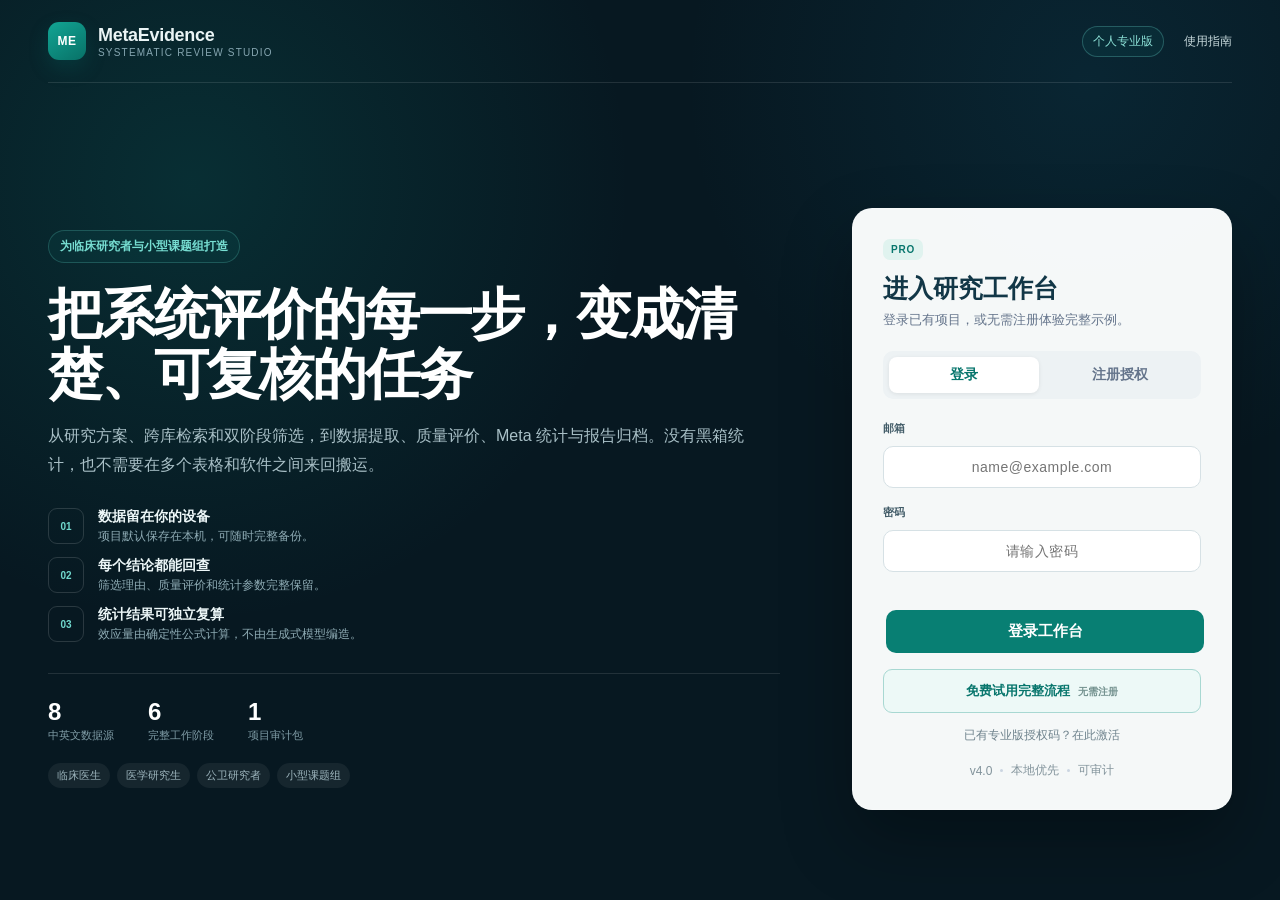
<file: index.html>
<!doctype html>
<html lang="zh-CN">
<head>
<meta charset="utf-8">
<meta name="viewport" content="width=device-width,initial-scale=1">
<meta name="description" content="MetaEvidence：从多数据库文献检索、筛选、质量评价、数据提取到 Meta 分析和报告交付的一体化系统评价工作台。">
<meta name="referrer" content="no-referrer">
<meta http-equiv="Content-Security-Policy" content="default-src 'self'; script-src 'self'; style-src 'self' 'unsafe-inline'; img-src 'self' data: blob:; font-src 'self' data:; connect-src 'self' https://eutils.ncbi.nlm.nih.gov https://www.ebi.ac.uk https://api.crossref.org https://api.openalex.org https://jzzxkjwvwlwzmdymwjah.supabase.co; object-src 'none'; base-uri 'self'; form-action 'self'; frame-src 'none'; upgrade-insecure-requests">
<title>MetaEvidence · Systematic Review Studio</title>
<link rel="stylesheet" href="style.css?v=20260820b">
</head>
<body>

<!-- Splash Screen -->
<div id="splashScreen">
  <div class="splash-bg"></div>
  <div class="splash-particles">
    <span></span><span></span><span></span><span></span><span></span><span></span>
  </div>
  <div class="splash-center">
    <div class="splash-ring"></div>
    <svg class="splash-logo" viewBox="0 0 120 120" xmlns="http://www.w3.org/2000/svg">
      <defs>
        <filter id="glow"><feGaussianBlur stdDeviation="2" result="g"/><feMerge><feMergeNode in="g"/><feMergeNode in="SourceGraphic"/></feMerge></filter>
      </defs>
      <line x1="35" y1="38" x2="60" y2="60" stroke="url(#lineGrad)" stroke-width="2" opacity="0.7" filter="url(#glow)"/>
      <line x1="85" y1="38" x2="60" y2="60" stroke="url(#lineGrad)" stroke-width="2" opacity="0.7" filter="url(#glow)"/>
      <line x1="38" y1="88" x2="60" y2="60" stroke="url(#lineGrad)" stroke-width="2" opacity="0.7" filter="url(#glow)"/>
      <line x1="82" y1="88" x2="60" y2="60" stroke="url(#lineGrad)" stroke-width="2" opacity="0.7" filter="url(#glow)"/>
      <line x1="35" y1="38" x2="85" y2="38" stroke="#3b82f6" stroke-width="1.2" opacity="0.3"/>
      <line x1="38" y1="88" x2="82" y2="88" stroke="#3b82f6" stroke-width="1.2" opacity="0.3"/>
      <line x1="35" y1="38" x2="38" y2="88" stroke="#3b82f6" stroke-width="1" opacity="0.2"/>
      <line x1="85" y1="38" x2="82" y2="88" stroke="#3b82f6" stroke-width="1" opacity="0.2"/>
      <linearGradient id="lineGrad" x1="0%" y1="0%" x2="100%" y2="100%"><stop offset="0%" stop-color="#60a5fa"/><stop offset="100%" stop-color="#3b82f6"/></linearGradient>
      <circle cx="60" cy="60" r="16" fill="url(#centerGrad)" filter="url(#glow)"/>
      <radialGradient id="centerGrad"><stop offset="0%" stop-color="#2563eb"/><stop offset="100%" stop-color="#0f4c75"/></radialGradient>
      <circle cx="35" cy="38" r="6" fill="#3b82f6" opacity=".9" filter="url(#glow)"/>
      <circle cx="85" cy="38" r="6" fill="#3b82f6" opacity=".9" filter="url(#glow)"/>
      <circle cx="38" cy="88" r="6" fill="#3b82f6" opacity=".9" filter="url(#glow)"/>
      <circle cx="82" cy="88" r="6" fill="#3b82f6" opacity=".9" filter="url(#glow)"/>
      <text x="60" y="65" text-anchor="middle" fill="#fff" font-size="13" font-weight="bold">M</text>
    </svg>
    <h1 class="splash-title">MetaEvidence</h1>
    <p class="splash-version">v4.0 · Systematic Review Studio</p>
    <p class="splash-sub">系统综述与 Meta 分析文献筛选平台</p>
  </div>
  <div class="splash-progress">
    <div class="splash-progress-bar"></div>
  </div>
  <p class="splash-footer">Powered by Local Browser · 数据安全本地存储</p>
</div>

<!-- Auth Overlay -->
<div id="authOverlay" class="overlay commercial-auth">
  <div class="auth-market-shell">
    <header class="auth-market-nav">
      <div class="market-brand"><span>ME</span><div><b>MetaEvidence</b><small>Systematic Review Studio</small></div></div>
      <div class="market-nav-meta"><span>个人专业版</span><a href="#" id="lnkManualAuth">使用指南</a></div>
    </header>
    <main class="auth-market-main">
      <section class="auth-market-copy">
        <span class="market-eyebrow">为临床研究者与小型课题组打造</span>
        <h1>把系统评价的每一步，变成清楚、可复核的任务</h1>
        <p>从研究方案、跨库检索和双阶段筛选，到数据提取、质量评价、Meta 统计与报告归档。没有黑箱统计，也不需要在多个表格和软件之间来回搬运。</p>
        <div class="market-value-list">
          <article><i>01</i><div><b>数据留在你的设备</b><span>项目默认保存在本机，可随时完整备份。</span></div></article>
          <article><i>02</i><div><b>每个结论都能回查</b><span>筛选理由、质量评价和统计参数完整保留。</span></div></article>
          <article><i>03</i><div><b>统计结果可独立复算</b><span>效应量由确定性公式计算，不由生成式模型编造。</span></div></article>
        </div>
        <div class="market-proof">
          <div><strong>8</strong><span>中英文数据源</span></div>
          <div><strong>6</strong><span>完整工作阶段</span></div>
          <div><strong>1</strong><span>项目审计包</span></div>
        </div>
        <div class="market-audience"><span>临床医生</span><span>医学研究生</span><span>公卫研究者</span><span>小型课题组</span></div>
      </section>

      <div class="overlay-box auth-box">
        <div class="auth-card-head"><span class="auth-card-badge">PRO</span><h2>进入研究工作台</h2><p class="auth-value">登录已有项目，或无需注册体验完整示例。</p></div>
        <div class="auth-tabs">
          <button type="button" class="auth-tab active" id="tabLoginBtn">登录</button>
          <button type="button" class="auth-tab" id="tabRegisterBtn">注册授权</button>
        </div>
        <form id="loginForm" class="auth-form">
          <div class="auth-input-wrap"><label for="loginEmail">邮箱</label><input type="email" id="loginEmail" placeholder="name@example.com" required autocomplete="email"></div>
          <div class="auth-input-wrap"><label for="loginPassword">密码</label><input type="password" id="loginPassword" placeholder="请输入密码" required autocomplete="current-password"></div>
          <div id="loginError" class="auth-error"></div>
          <div class="auth-form-actions"><button type="submit" class="auth-btn-primary" id="loginBtn">登录工作台</button></div>
        </form>
        <form id="registerForm" class="auth-form" style="display:none">
          <div class="auth-input-wrap"><label for="regEmail">邮箱</label><input type="email" id="regEmail" placeholder="name@example.com" required autocomplete="email"></div>
          <div class="auth-input-wrap"><label for="regPassword">设置密码</label><input type="password" id="regPassword" placeholder="至少 6 位" required minlength="6" autocomplete="new-password"></div>
          <div class="auth-input-wrap"><label for="regPasswordConfirm">确认密码</label><input type="password" id="regPasswordConfirm" placeholder="再次输入密码" required minlength="6" autocomplete="new-password"></div>
          <div class="auth-input-wrap"><label for="regLicense">授权码</label><input type="text" id="regLicense" placeholder="输入购买后获得的授权码" required></div>
          <div id="registerError" class="auth-error"></div>
          <div class="auth-form-actions"><button type="submit" class="auth-btn-primary" id="registerBtn">创建专业版账号</button></div>
        </form>
        <div class="auth-trial-link"><a href="#" id="lnkTrial">免费试用完整流程 <span>无需注册</span></a></div>
        <div class="auth-offline-section">
          <a href="#" class="auth-offline-link">已有专业版授权码？在此激活</a>
          <div id="offlineActivationBox" style="display:none;margin-top:10px">
            <p class="auth-desc">首次绑定及后续启动均需联网核验授权状态。</p>
            <div class="auth-input-wrap"><input type="text" id="licenseInput" placeholder="请输入授权码"></div>
            <div id="activateError" class="auth-error"></div>
            <button type="button" class="auth-btn-primary" id="btnOfflineActivate">验证并激活</button>
          </div>
        </div>
        <div class="auth-footer"><span>v4.0</span><span class="auth-dot"></span><span>本地优先</span><span class="auth-dot"></span><span>可审计</span></div>
      </div>
    </main>
    <footer class="auth-market-footer"><span>不是论文代写工具</span><span>统计结果需要研究者复核</span><span>支持完整项目导出与迁移</span></footer>
  </div>
</div>

<!-- Help Overlay -->
<div id="helpOverlay" class="overlay" style="display:none">
  <div class="overlay-box help-box">
    <h2>使用帮助</h2>
    <h3>检索流程</h3>
    <ul>
      <li>设置关键词（疾病/人群、暴露/基因、结局、研究设计），选择检索模式</li>
      <li>勾选可直连数据库（PubMed / Europe PMC / Crossref / OpenAlex），点击"联网获取"</li>
      <li>勾选中文数据库（CNKI / 万方 / 维普 / SinoMed），系统生成各平台专用检索式，复制后去对应网站检索并导出题录文件，再导入本工具</li>
      <li>也可手动导入 RIS / CSV / BibTeX / NBIB / PubMed XML 文件</li>
    </ul>
    <h3>评分与筛选</h3>
    <ul>
      <li>系统根据关键词命中情况自动评分，分为"建议纳入""建议排除""待人工判断"三档</li>
      <li>支持人群研究与动物研究分开评分，可在"研究对象模式"中切换</li>
      <li>标题命中权重高于摘要；多组关键词协同命中有加分</li>
      <li>可在"高级评分设置"中自定义各类规则权重和阈值</li>
      <li>人工复核后点击"最终纳入"或"最终排除"锁定结论</li>
    </ul>
    <h3>数据存储</h3>
    <ul>
      <li>所有数据存储在浏览器本地（localStorage），不会上传到任何服务器</li>
      <li>清除浏览器数据会导致记录丢失，请定期使用"备份 JSON"功能</li>
    </ul>
    <div class="actions">
      <a href="#" id="lnkManualHelp" style="color:#3b82f6;text-decoration:underline;margin-right:16px">📖 完整使用说明书</a>
      <button id="btnHideHelp">关闭</button>
    </div>
  </div>
</div>

<!-- About Overlay -->
<div id="aboutOverlay" class="overlay" style="display:none">
  <div class="overlay-box">
    <h2>数据与版本</h2>
    <p><b>MetaEvidence · Systematic Review Studio</b></p>
    <p>版本：4.0 Professional</p>
    <p>面向临床研究者、医学研究生和小型课题组的本地优先系统评价工作台。</p>
    <p>项目数据默认保存在当前设备；统计结果由确定性公式生成，最终学术判断由研究者负责。</p>
    <p id="aboutLicense" class="muted"></p>
    <div class="actions"><button id="btnHideAbout">关闭</button></div>
  </div>
</div>

<!-- Manual Overlay -->
<div id="manualOverlay" class="overlay" style="display:none">
  <div class="overlay-box manual-box">
    <div class="manual-header">
      <h2>MetaEvidence · 使用指南</h2>
      <p class="muted">v4.0 · 系统综述与 Meta 分析工作台</p>
    </div>
    <div class="manual-body">
      <div class="manual-toc">
        <h3>📑 目录</h3>
        <ol>
          <li><a href="#m-sec1">概述与核心功能</a></li>
          <li><a href="#m-sec2">激活与认证（三种方式）</a></li>
          <li><a href="#m-sec3">工作区概览</a></li>
          <li><a href="#m-sec4">数据库检索</a></li>
          <li><a href="#m-sec5">手动导入文献</a></li>
          <li><a href="#m-sec6">自动评分与筛选</a></li>
          <li><a href="#m-sec7">PRISMA 2020 流程图</a></li>
          <li><a href="#m-sec8">数据导出</a></li>
          <li><a href="#m-sec9">高级配置</a></li>
          <li><a href="#m-sec10">常见问题</a></li>
        </ol>
      </div>

      <h2 id="m-sec1">1. 概述与核心功能</h2>
      <p><b>MetaEvidence</b> 是一个本地优先的系统评价与 Meta 分析工作台。研究方案、检索、筛选、全文与质量、提取与统计、报告交付分别在独立任务页完成；项目可随时完整备份。</p>
      <h3>核心功能一览</h3>
      <table><tr><th>功能</th><th>说明</th></tr>
      <tr><td>多数据库直连检索</td><td>PubMed、Europe PMC、Crossref、OpenAlex 一键检索</td></tr>
      <tr><td>中文数据库辅助</td><td>为 CNKI、万方、维普、SinoMed 自动生成检索式</td></tr>
      <tr><td>自动评分筛选</td><td>基于关键词规则对人群 / 动物 / 体外研究自动打分</td></tr>
      <tr><td>PRISMA 2020 流程图</td><td>自动生成可导出 SVG/PNG 的筛选流程图</td></tr>
      <tr><td>结构化数据提取</td><td>支持二分类、连续型和文献已报告效应值，保留研究与亚组标识</td></tr>
      <tr><td>质量评价</td><td>支持 RoB 2、ROBINS-I、NOS、SYRCLE 和 GRADE</td></tr>
      <tr><td>统计分析与绘图</td><td>OR/RR/RD/MD/SMD、固定/随机效应、亚组、敏感性、Egger、森林图和漏斗图</td></tr>
      <tr><td>去重合并</td><td>跨数据库自动去重（PMID / DOI / 标题+年份）</td></tr>
      <tr><td>文件导入</td><td>支持 RIS、BibTeX、CSV、NBIB 格式批量导入</td></tr>
      <tr><td>多格式导出</td><td>支持 JSON、CSV 导出，兼容 EndNote / Zotero / Excel</td></tr>
      <tr><td>授权方式</td><td>账号或激活码在线验证；检索数据仍保存在本机浏览器</td></tr></table>

      <h2 id="m-sec2">2. 激活与认证</h2>
      <p>正式项目功能需要激活；免费试用无需激活。提供三种进入方式：</p>
      <div class="manual-step"><p><span class="manual-num">A</span><b>在线注册 + 激活码</b></p><p>点击「注册」选项卡，填写邮箱、密码和激活码。注册后检查邮箱确认链接，然后登录即可。激活码一码一人，由管理员分发。</p><p class="manual-tip">💡 账号可跨设备登录；项目数据默认保存在本机，换设备请用 JSON 备份迁移。</p></div>
      <div class="manual-step"><p><span class="manual-num">B</span><b>激活码授权</b></p><p>输入管理员提供的有效激活码；首次绑定及后续启动均需连接授权服务器核验。</p><p class="manual-tip">💡 不再使用写在前端代码中的通用离线码，避免授权被任意绕过。</p></div>
      <div class="manual-step"><p><span class="manual-num">C</span><b>免费试用（演示沙盒）</b></p><p>无需激活码即可查看完整示例项目、流程、统计结果和图表。真实数据库检索、个人项目导入与编辑、成果导出需激活专业版。</p></div>
      <p class="manual-warn">⚠️ 清除浏览器数据会导致激活状态丢失。建议定期导出数据备份。</p>

      <h2 id="m-sec3">3. 工作区概览</h2>
      <p>激活后进入工作区，主要分为以下几个区域：</p>
      <table><tr><th>区域</th><th>位置</th><th>功能</th></tr>
      <tr><td>顶部导航栏</td><td>页面顶部</td><td>应用标题、说明书、帮助、关于、退出登录</td></tr>
      <tr><td>检索式配置区</td><td>工作区上部</td><td>输入 PICO 检索要素，构建检索式</td></tr>
      <tr><td>数据库选择区</td><td>检索式下方</td><td>勾选要检索的数据库，点击执行</td></tr>
      <tr><td>筛选器工具栏</td><td>结果区上方</td><td>排序、关键词过滤、按来源/决策/研究类型筛选</td></tr>
      <tr><td>文献列表</td><td>页面中部</td><td>展示文献卡片，含评分、决策按钮、来源标签</td></tr>
      <tr><td>分页 / 统计栏</td><td>列表底部</td><td>总记录数、筛选计数、翻页、导出按钮</td></tr>
      <tr><td>PRISMA 流程图</td><td>页面底部</td><td>自动更新的 PRISMA 2020 流程图</td></tr></table>
      <p>页面使用“方案 → 检索 → 筛选 → 全文与质量 → 提取与分析 → 报告”的固定导航。首次分析建议依次完成，后续可通过顶部胶囊导航快速跳转。</p>

      <h2 id="m-sec4">4. 数据库检索</h2>
      <h3>4.1 构建检索式（PICO 框架）</h3>
      <p>在工作区上方按字段填写检索词，每行一个词组，同组内多个词用 <b>分号 ;</b> 或逗号分隔：</p>
      <table><tr><th>字段</th><th>含义</th><th>示例</th></tr><tr><td>人群 (Population)</td><td>研究对象</td><td><code>diabetes; type 2 diabetes</code></td></tr><tr><td>暴露/干预 (Exposure)</td><td>处理或暴露因素</td><td><code>metformin; "glucophage"</code></td></tr><tr><td>结局 (Outcome)</td><td>关注的结局指标</td><td><code>mortality; HbA1c</code></td></tr><tr><td>研究设计 (Design)</td><td>文献类型限制</td><td><code>RCT; "randomized controlled"</code></td></tr><tr><td>年份范围</td><td>发表年份</td><td><code>2015</code> — <code>2025</code></td></tr></table>
      <p>检索模式三种：<b>宽检索</b>（P+E）、<b>中检索</b>（P+E+O）、<b>严格检索</b>（P+E+O+D）。建议先用宽检索，再用筛选器逐步缩小范围。</p>
      <h3>4.2 直连数据库</h3>
      <table><tr><th>数据库</th><th>类型</th><th>说明</th></tr><tr><td>PubMed</td><td><span class="badge-green">直连</span></td><td>Entrez API，支持完整 MeSH 检索式</td></tr><tr><td>Europe PMC</td><td><span class="badge-green">直连</span></td><td>欧洲 PMC API，补充 PubMed 未收录文献</td></tr><tr><td>Crossref</td><td><span class="badge-green">直连</span></td><td>侧重论文元数据和 DOI 检索</td></tr><tr><td>OpenAlex</td><td><span class="badge-green">直连</span></td><td>开放学术图谱，覆盖面广</td></tr></table>
      <h3>4.3 中文数据库辅助</h3>
      <p>CNKI、万方、维普、SinoMed 不直连，工具会：① 自动生成适配检索式；② 提供一键跳转链接；③ 结果可导出后通过「文件导入」回到筛选器。</p>

      <h2 id="m-sec5">5. 手动导入文献</h2>
      <table><tr><th>格式</th><th>来源</th><th>操作</th></tr><tr><td>RIS</td><td>EndNote, Zotero, Mendeley, CNKI</td><td>点击「📥 导入」→ 选择 .ris 文件</td></tr><tr><td>BibTeX</td><td>LaTeX, Google Scholar</td><td>点击「📥 导入」→ 选择 .bib 文件</td></tr><tr><td>NBIB</td><td>PubMed 导出</td><td>点击「📥 导入」→ 选择 .nbib 文件</td></tr><tr><td>CSV</td><td>Excel / Google Sheets</td><td>点击「📥 导入」→ 选择 .csv 文件</td></tr><tr><td>JSON</td><td>本工具导出的备份</td><td>点击「📥 导入」→ 选择 .json 文件</td></tr></table>
      <p>导入时自动去重（PMID / DOI / 标题+年份合并）。</p>

      <h2 id="m-sec6">6. 自动评分与筛选</h2>
      <h3>6.1 研究模式</h3>
      <table><tr><th>模式</th><th>评分依据</th></tr><tr><td>人群研究 (Human)</td><td>匹配人群词得正分，动物词得负分；匹配暴露/结局词加分</td></tr><tr><td>动物研究 (Animal)</td><td>匹配动物词（rat / mouse / rabbit 等）得正分；匹配人群词得负分</td></tr><tr><td>体外研究 (In Vitro)</td><td>匹配细胞系 / Western Blot / PCR / ELISA 等体外标记词得正分</td></tr></table>
      <h3>6.2 决策标记</h3>
      <table><tr><th>标记</th><th>含义</th></tr><tr><td>🟢 建议纳入</td><td>自动评分高于入围阈值</td></tr><tr><td>🔴 建议排除</td><td>自动评分低于排除阈值</td></tr><tr><td>🔵 最终纳入</td><td>人工确认纳入</td></tr><tr><td>⚪ 最终排除</td><td>人工确认排除，需填写排除原因</td></tr><tr><td>🟡 待人工判断</td><td>评分在中间区间，需人工阅读决定</td></tr></table>

      <h2 id="m-sec7">7. 全文、质量评价与统计分析</h2>
      <p>在全文复筛区记录全文状态、排除理由和原文定位；最终纳入研究可同步到偏倚风险评价和数据提取表。根据研究设计选择 RoB 2、ROBINS-I、NOS 或 SYRCLE，并按结局完成 GRADE 证据分级。</p>
      <p>数据提取支持二分类结局、连续型结局和文献已报告效应值。完成录入后选择固定效应或随机效应模型，系统生成合并效应、95% CI、Q、I²、τ²、预测区间、亚组分析、逐一剔除敏感性分析、Egger 检验、森林图和漏斗图。</p>
      <h3>PRISMA 2020 流程图</h3>
      <p>页面底部自动维护符合 <b>PRISMA 2020</b> 标准的筛选流程图：</p>
      <ul>
        <li><b>自动计数</b>：识别 → 去重 → 筛选 → 检索 → 纳入，各环节数字自动更新</li>
        <li><b>按研究模式</b>：切换人群 / 动物 / 体外，流程图数据跟随变化</li>
        <li><b>排除原因汇总</b>：人工排除时填写的原因自动汇总显示</li>
        <li><b>导出</b>：点击下载 SVG 或 PNG，可直接用于论文投稿</li>
      </ul>

      <h2 id="m-sec8">8. 数据导出</h2>
      <table><tr><th>格式</th><th>操作</th><th>用途</th></tr><tr><td>JSON</td><td>「备份 JSON」</td><td>完整项目备份，含方案、记录、提取表、质量评价和分析设置</td></tr><tr><td>CSV</td><td>「导出 CSV」或“导出提取 CSV”</td><td>题录筛选结果或原始提取数据，兼容 Excel</td></tr><tr><td>HTML / PDF</td><td>项目报告区</td><td>导出可编辑 HTML，或打印为 PDF 归档</td></tr><tr><td>PNG</td><td>图表区</td><td>森林图、漏斗图和 PRISMA 图</td></tr></table>

      <h2 id="m-sec9">9. 高级配置</h2>
      <h3>9.1 评分调参</h3>
      <table><tr><th>参数</th><th>默认值</th><th>作用</th></tr><tr><td>入围阈值 (IncCut)</td><td>4</td><td>评分 ≥ 此值 → 建议纳入</td></tr><tr><td>排除阈值 (ExcCut)</td><td>-2</td><td>评分 ≤ 此值 → 建议排除</td></tr><tr><td>标题乘数</td><td>2</td><td>标题命中关键词的权重倍率</td></tr><tr><td>协同加分</td><td>2</td><td>同时命中至少 3 组检索词时额外加分</td></tr><tr><td>排除词连续惩罚</td><td>-1</td><td>每多命中 1 个排除词的额外扣分</td></tr></table>
      <h3>9.2 备份与恢复</h3>
      <ol><li>导出 JSON → 保存到安全位置</li><li>需要恢复时 → 导入该 JSON 文件</li><li>新设备上导入 JSON + 重新激活即可继续工作</li></ol>

      <h2 id="m-sec10">10. 常见问题</h2>
      <h3>Q: 数据存在哪里？安全吗？</h3>
      <p>全部数据存储在浏览器 localStorage 中，不上传任何服务器。清除浏览器数据会丢失，请定期导出备份。</p>
      <h3>Q: PubMed 检索失败怎么办？</h3>
      <p>可能原因：① 网络问题（PubMed API 需科学上网）；② 检索式语法错误；③ 请求频率过高被限流。建议等待后重试。</p>
      <h3>Q: 中文数据库为什么不能直连？</h3>
      <p>CNKI / 万方 / 维普 / SinoMed 没有公开 API。工具生成专用检索式，需手动到相应网站执行检索后导出 RIS 导入。</p>
      <h3>Q: 换电脑了怎么迁移数据？</h3>
      <ol><li>旧电脑：导出 JSON 文件</li><li>新电脑：打开筛选器 → 导入该 JSON</li><li>激活码需在新设备上重新输入</li></ol>
      <h3>Q: 支持多少条文献？</h3>
      <p>浏览器 localStorage 通常限制 5-10 MB，约可存储数千条完整记录。建议大数据集分批次处理。</p>
    </div>
    <div class="actions"><button id="btnHideManual">关闭</button></div>
  </div>
</div>

<!-- Main App -->
<div id="mainApp" class="app" style="display:none">

<div class="navbar">
<div class="navbar-brand">
  <span class="navbar-logo">ME</span>
  <div><h1>MetaEvidence</h1><small>Systematic Review Studio</small></div>
  <span class="navbar-version">PRO</span>
</div>
  <div class="navbar-actions">
    <span class="save-indicator"><i></i>本机已保存</span>
    <a href="#" id="lnkManual">使用指南</a>
    <button id="btnHelp">帮助</button>
    <button id="btnAbout">数据与版本</button>
    <button id="btnLogout" class="account-button">退出</button>
  </div>
</div>

<div id="trialSandboxBanner" class="trial-sandbox-banner" hidden role="status">
  <div><b>免费试用 · 演示沙盒</b><span>可浏览完整示例流程；真实检索、导入、编辑和导出需激活专业版。</span></div>
  <button type="button" id="btnTrialUpgrade">激活专业版</button>
</div>

<section class="product-home" id="projectHome">
  <div class="product-home-copy">
    <span class="product-kicker">当前项目 · 项目控制台</span>
    <h2>今天只推进下一件关键任务</h2>
    <p>系统会收起无关步骤，只展示当前阶段、待复核事项和可交付成果。你负责学术判断，工作台负责记录、计算和归档。</p>
    <div class="product-home-actions">
      <button type="button" class="g product-primary" id="btnContinueProject">继续下一任务</button>
      <button type="button" id="btnNewProject">新建项目</button>
      <button type="button" class="quiet-button" id="btnHomeDemo">打开示例项目</button>
    </div>
    <div class="dashboard-metrics" aria-label="项目关键指标">
      <div><span>题录</span><strong id="dashboardRecordCount">0</strong><small>去重后记录</small></div>
      <div><span>已决策</span><strong id="dashboardDecisionCount">0</strong><small>最终纳入或排除</small></div>
      <div><span>纳入研究</span><strong id="dashboardIncludedCount">0</strong><small>进入数据提取</small></div>
      <div><span>报告</span><strong id="dashboardReportState">待生成</strong><small>可交付状态</small></div>
    </div>
  </div>
  <div class="project-overview" aria-label="当前项目概览">
    <div class="project-overview-head"><span id="projectModeBadge" class="project-mode">真实项目</span><span id="projectProgressText">0/6 阶段完成</span></div>
    <h3 id="currentProjectName">尚未命名的项目</h3>
    <div class="project-progress"><span id="projectProgressBar"></span></div>
    <p id="projectNextHint">先填写研究方案与 PICOS。</p>
    <button type="button" class="project-next" id="btnNextAction" data-target="#protocol-workspace"><span>下一步</span><b id="nextActionText">填写研究方案</b></button>
  </div>
</section>

<section class="assurance-strip" aria-label="结果可信度保障">
  <div><i>✓</i><span><b>人工结论受保护</b><small>自动评分不会覆盖最终纳排决定</small></span></div>
  <div><i>ƒ</i><span><b>确定性统计内核</b><small>效应量和区间可由第三方复算</small></span></div>
  <div><i>↗</i><span><b>完整项目可迁移</b><small>方案、题录、评价和分析一键备份</small></span></div>
</section>

<nav class="workflow-nav" aria-label="系统评价工作流">
  <a href="#dashboard" data-page="dashboard"><i>⌂</i><span>项目总览</span></a><a href="#protocol-workspace" data-stage="0"><i>1</i><span>研究方案</span></a><a href="#workspace" data-stage="1"><i>2</i><span>文献检索</span></a><a href="#screening-workspace" data-stage="2"><i>3</i><span>标题摘要筛选</span></a><a href="#quality-workspace" data-stage="3"><i>4</i><span>全文与质量</span></a><a href="#meta-analysis-workspace" data-stage="4"><i>5</i><span>提取与统计</span></a><a href="#review-report" data-stage="5"><i>6</i><span>报告交付</span></a>
</nav>

<section class="project-cockpit" id="projectCockpit" aria-live="polite">
  <div><span>当前项目</span><b id="cockpitProjectName">尚未命名的项目</b></div>
  <div class="cockpit-progress"><span id="cockpitProgressLabel">完成度 0%</span><div><i id="cockpitProgressBar"></i></div></div>
  <button type="button" class="g" id="btnCockpitNext" data-target="#protocol-workspace">继续：填写研究方案</button>
</section>

<div class="workflow-heading" id="protocol-workspace">
  <span>任务 1</span>
  <div><b>研究方案与 PICOS</b><small>先锁定研究问题、纳排标准和预设结局，减少事后选择偏倚</small></div>
</div>

<section class="card protocol-card" id="protocolCard">
  <div class="protocol-head"><div><h2>系统评价研究方案</h2><p>内容自动保存在本机，可随项目备份一并导出。</p></div><div class="protocol-actions"><button type="button" class="y demo-entry" id="btnFullDemo">一键载入完整示例项目</button><span id="protocolSaveState">自动保存</span></div></div>
  <div class="grid protocol-grid">
    <div style="grid-column:1/-1"><label for="reviewTitle">项目名称</label><input id="reviewTitle" placeholder="例如：IL-6 多态性与尘肺易感性的系统评价和 Meta 分析"></div>
    <div style="grid-column:1/-1"><label for="reviewObjective">研究问题 / 主要目标</label><textarea id="reviewObjective" placeholder="清晰描述研究目的和主要假设"></textarea></div>
    <div><label for="picosPopulation">P · 研究人群</label><textarea id="picosPopulation" placeholder="疾病、年龄、地区等"></textarea></div>
    <div><label for="picosIntervention">I/E · 干预或暴露</label><textarea id="picosIntervention" placeholder="干预、暴露或预测因素"></textarea></div>
    <div><label for="picosComparator">C · 对照</label><textarea id="picosComparator" placeholder="安慰剂、非暴露或其他对照"></textarea></div>
    <div><label for="picosOutcomes">O · 结局</label><textarea id="picosOutcomes" placeholder="主要结局在前，次要结局在后"></textarea></div>
    <div><label for="picosDesign">S · 研究设计</label><textarea id="picosDesign" placeholder="RCT、队列、病例对照等"></textarea></div>
    <div><label for="protocolRegistration">注册信息</label><textarea id="protocolRegistration" placeholder="PROSPERO 编号、OSF 地址或内部版本号"></textarea></div>
    <div><label for="inclusionCriteria">纳入标准</label><textarea id="inclusionCriteria" placeholder="每行一条标准"></textarea></div>
    <div><label for="exclusionCriteria">排除标准</label><textarea id="exclusionCriteria" placeholder="每行一条标准"></textarea></div>
  </div>
</section>

<div class="workflow-heading" id="workspace">
  <span>任务 2 · 1/3</span>
  <div><b>选择检索范围</b><small>确定研究对象和目标数据库</small></div>
</div>

<div class="card grid">
  <div class="mode">
    <label for="mode">检索模式</label>
    <select id="mode">
      <option value="wide">宽检索：疾病/人群 AND 暴露/基因</option>
      <option value="middle">中等检索：再加入结局关键词</option>
      <option value="strict">严格检索：再加入原始研究设计词</option>
    </select>
    <p class="muted">建议先宽检索，再用下方自动评分 + 人工复核做筛选。</p>
  </div>
  <div class="mode">
    <label for="studyMode">研究对象模式</label>
    <select id="studyMode">
      <option value="human">仅人群研究</option>
      <option value="animal">仅动物研究</option>
      <option value="in_vitro">仅体外研究</option>
      <option value="both">人群 + 动物（双轨评分）</option>
    </select>
    <p class="muted">切换后自动重评分并过滤；类型“不明确”的记录始终保留供人工复核，避免静默漏文献。体外研究可识别细胞实验、Western Blot、PCR 等。</p>
  </div>
  <div class="mode" style="grid-column:1/-1">
    <label>可直连数据库（一键获取）</label>
    <div class="db-list">
      <label class="db-item"><input type="checkbox" class="db-check" value="pubmed" checked>PubMed</label>
      <label class="db-item"><input type="checkbox" class="db-check" value="europepmc">Europe PMC</label>
      <label class="db-item"><input type="checkbox" class="db-check" value="crossref">Crossref</label>
      <label class="db-item"><input type="checkbox" class="db-check" value="openalex">OpenAlex</label>
    </div>
  </div>
  <div class="mode" style="grid-column:1/-1">
    <label>中文数据库辅助检索（生成检索式 + 导入）</label>
    <div class="db-list">
      <label class="db-item"><input type="checkbox" class="db-check-cn" value="cnki">CNKI</label>
      <label class="db-item"><input type="checkbox" class="db-check-cn" value="wanfang">万方</label>
      <label class="db-item"><input type="checkbox" class="db-check-cn" value="vip">维普</label>
      <label class="db-item"><input type="checkbox" class="db-check-cn" value="cbm">SinoMed/CBM</label>
    </div>
    <p class="note">勾选后点击"联网获取"将生成各平台专用检索式，您在对应网站检索并导出题录文件后导入本工具。</p>
    <div class="cn-kw-section" style="margin-top:10px;border-top:1px dashed #dbeafe;padding-top:10px">
      <label style="color:#0b4f79">中文检索关键词（用于生成中文数据库检索式，同义词用 ; 分隔，每行一组概念）</label>
      <div class="cn-keyword-grid">
        <div><label for="cnPop">中文疾病/人群</label><textarea id="cnPop" style="min-height:60px" placeholder="所有同义词放一行，用 ; 分隔&#10;每行是一个AND概念组">尘肺; 矽肺; 煤工尘肺; 职业性肺病</textarea></div>
        <div><label for="cnAnimal">中文动物/模型</label><textarea id="cnAnimal" style="min-height:60px" placeholder="仅在动物模式时生效&#10;小鼠; 大鼠; 动物模型">小鼠; 大鼠; 动物模型; 斑马鱼</textarea></div>
        <div><label for="cnExpo">中文暴露/基因</label><textarea id="cnExpo" style="min-height:60px" placeholder="所有同义词放一行&#10;每行是一个AND概念组">白细胞介素-6; IL-6; 基因多态性; 细胞因子</textarea></div>
      </div>
      <p class="note">留空则自动使用上方英文关键词（但英文词在中文数据库通常检索不到结果）。</p>
    </div>
  </div>
</div>

<div class="workflow-heading">
  <span>任务 2 · 2/3</span>
  <div><b>填写检索条件</b><small>当前内容为示例，可直接替换为你的研究主题</small></div>
</div>

<div class="card grid">
  <div><label for="pop">疾病/人群关键词（同义词用 ; 分隔，每行一组概念）</label><textarea id="pop">pneumoconiosis; silicosis; coal workers pneumoconiosis</textarea></div>
  <div><label for="animalTerms">动物模型/动物种属关键词</label><textarea id="animalTerms">mouse; mice; rat; rabbit
murine; rodent; animal model
in vivo; zebrafish</textarea></div>
  <div><label for="expo">暴露/基因/因素关键词</label><textarea id="expo">IL-6; interleukin-6; interleukin 6</textarea></div>
  <div><label for="outcome">结局关键词（中等/严格检索时使用）</label><textarea id="outcome">risk; susceptibility; genotype; allele; odds ratio</textarea></div>
  <div><label for="design">原始研究设计关键词（严格检索时使用）</label><textarea id="design">case-control; case control
cohort
cross-sectional; observational study</textarea></div>
  <div><label for="yf">年份起</label><input id="yf" placeholder="如 1990" value="1990"></div>
  <div><label for="yt">年份止</label><input id="yt" placeholder="如 2026" value="2026"></div>
  <div><label for="max">目标获取数量（0=单库安全上限 10,000）</label><input id="max" type="number" value="200" min="0" max="10000"></div>
  <div><label for="sort">排序</label><select id="sort"><option value="relevance">相关性</option><option value="pub date">发表时间</option></select></div>
</div>

<div class="workflow-heading">
  <span>任务 2 · 3/3</span>
  <div><b>生成并执行检索</b><small>建议先检查检索式，再联网获取题录</small></div>
</div>

<div class="card">
  <div class="actions">
    <button id="btnBuildQuery">生成检索式</button>
    <button class="g" id="btnFetch">联网获取所选数据库题录</button>
    <button class="r" id="btnStop" style="display:none">停止获取</button>
    <button id="btnCopyPubMedQuery">复制 PubMed 检索式</button>
    <button id="btnCopyEuropePMCQuery">复制 Europe PMC 检索式</button>
    <button id="btnCopyGenericQuery">复制通用检索词</button>
    <button class="gray" id="btnRescore">重新评分</button>
  </div>
  <span id="status" class="muted">未检索</span>
  <p class="search-speed-note">高速且受控：四库并行 · 同源缓存 · 自动重试 · 单次规模、频率与并发保护 · 完成一库立即显示结果审计</p>
  <div class="progress-bar" id="progressBar" style="display:none"><div class="progress-bar-fill" id="progressFill" style="width:0%"></div></div>
  <div id="searchAuditPanel" class="search-audit" style="display:none"></div>
  <label style="margin-top:10px" for="pubmedQuery">PubMed 检索式</label>
  <div id="pubmedQuery" class="q"></div>
  <label style="margin-top:10px" for="europePmcQuery">Europe PMC 检索式（标题/摘要字段）</label>
  <div id="europePmcQuery" class="q"></div>
  <label style="margin-top:10px" for="genericQuery">通用检索词（用于 Crossref / OpenAlex）</label>
  <div id="genericQuery" class="q"></div>
  <div id="queryLogicPreview" class="logic-preview" aria-live="polite"></div>
  <p class="query-audit-note"><b>口径提示：</b>PubMed 与 Europe PMC 使用数据库专用字段语法；Crossref 属于元数据相关性匹配，OpenAlex 搜索范围更广。不同数据库之间不应直接要求命中数量相同。</p>
  <div id="cnQueryPanel"></div>
</div>

<div class="card grid3">
  <div><label>纳入倾向词（命中加分）</label><textarea id="incWords">case-control
case control
cohort
cross-sectional
observational
human
patients
odds ratio
risk
susceptibility
polymorphism
variant
SNP
genotype
allele</textarea></div>
  <div><label>排除倾向词（命中扣分）</label><textarea id="excWords">meta-analysis
systematic review
review
protocol
case report
letter
editorial
comment
conference abstract</textarea></div>
  <div class="two-line">
    <div><label>建议纳入阈值</label><input id="incCut" type="number" value="4"></div>
    <div><label>建议排除阈值</label><input id="excCut" type="number" value="-2"></div>
    <div><label for="manualSource">手动导入来源数据库</label>
      <select id="manualSource">
        <option value="embase">Embase</option>
        <option value="wos">Web of Science</option>
        <option value="scopus">Scopus</option>
        <option value="cochrane">Cochrane Library</option>
        <option value="cnki">CNKI</option>
        <option value="wanfang">万方</option>
        <option value="vip">维普</option>
        <option value="cbm">SinoMed / CBM</option>
        <option value="google-scholar">Google Scholar</option>
        <option value="other">其他</option>
      </select>
    </div>
    <div><label for="recordFile">导入题录文件</label><input type="file" id="recordFile" aria-label="选择题录文件" accept=".ris,.csv,.bib,.bibtex,.nbib,.txt,.xml"></div>
    <div><label for="backupFile">导入备份 JSON</label><input type="file" id="backupFile" aria-label="选择备份 JSON 文件" accept=".json"></div>
    <div class="actions">
      <button class="g" id="btnExportCSV">导出 CSV</button>
      <button class="g" id="btnExportJSON">备份 JSON</button>
      <button class="y" id="btnDemo">载入完整示例项目</button>
      <button class="r" id="btnClear">清空</button>
    </div>
  </div>
</div>

<details class="card adv-panel">
  <summary>高级评分设置</summary>
  <div class="adv-row"><label>标题命中倍率</label><input id="advTitleMul" type="number" value="2" min="1" max="5" step="0.5"><span class="muted">标题命中关键词权重 = 基础权重 × 此值</span></div>
  <div class="adv-row"><label>多组协同加分</label><input id="advSynergy" type="number" value="2" min="0" max="10"><span class="muted">同时命中 ≥3 组检索词时的额外加分</span></div>
  <div class="adv-row"><label>排除词连续惩罚</label><input id="advExcPenalty" type="number" value="-1" max="0" step="1"><span class="muted">每多命中 1 个排除词的额外扣分</span></div>
  <div class="adv-row"><label>出版类型强排除</label><input id="advPubTypeExc" type="number" value="-5" max="0"><span class="muted">review/editorial/letter/case report 的额外扣分</span></div>
  <div class="adv-row"><label for="openAlexApiKey">OpenAlex API Key</label><input id="openAlexApiKey" type="password" autocomplete="off" placeholder="仅检索 OpenAlex 时需要"><span class="muted">不填写将自动跳过 OpenAlex，不影响其他数据库；<a href="https://openalex.org/settings/api" target="_blank" rel="noopener noreferrer">免费申请</a>。Key 仅保存在当前标签页</span></div>
  <div class="adv-row"><label for="pubMedApiKey">NCBI API Key</label><input id="pubMedApiKey" type="password" autocomplete="off" placeholder="可选；大量 PubMed 检索时建议填写"><span class="muted">仅发送给 NCBI，并仅保存在当前标签页</span></div>
  <div class="adv-row"><label for="apiContactEmail">Crossref 联系邮箱</label><input id="apiContactEmail" type="email" autocomplete="email" placeholder="可选；正式检索建议填写"><span class="muted">填写后进入 Crossref polite pool；仅随 Crossref 请求发送且不会写入项目备份</span></div>
  <div class="adv-row"><label>人群正向词</label><textarea id="advHumanPos" style="min-height:40px">human; patient; patients; cohort; case-control; clinical trial; population</textarea></div>
  <div class="adv-row"><label>动物正向词</label><textarea id="advAnimalPos" style="min-height:40px">animal; mouse; mice; rat; rabbit; zebrafish; in vivo; murine; rodent</textarea></div>
</details>

<div class="workflow-heading" id="screening-workspace">
  <span>任务 3</span>
  <div><b>复核与导出</b><small>筛选结果、PRISMA 流程图和最终数据集中管理</small></div>
</div>

<div class="card">
  <span class="pill" title="实际下载到浏览器的题录数（去重前）；不是数据库命中总数">📥 实际下载 <b id="nFetched">0</b></span>
  <span class="pill">去重后 <b id="total">0</b></span>
  <span class="pill" title="跨数据库合并的重复记录数">🔗 合并重复 <b id="nDup">0</b></span>
  <span class="pill">建议纳入 <b id="nIn">0</b></span>
  <span class="pill">建议排除 <b id="nEx">0</b></span>
  <span class="pill">待人工 <b id="nMay">0</b></span>
  <span class="pill">最终纳入 <b id="nFinIn">0</b></span>
  <span class="pill">最终排除 <b id="nFinEx">0</b></span>
  <p class="count-note">数据库“命中数”、本次“实际下载数”和“跨库去重后数”是不同口径；每个数据库的命中数会显示在检索完成状态中。Crossref 属于元数据模糊匹配，结果数不应与 PubMed 等主题数据库直接比较。</p>
  <div class="inline" style="margin-top:8px">
    <label class="filter-field" for="f"><span>搜索</span><input id="f" placeholder="关键词 / PMID / DOI"></label>
    <label class="filter-field" for="fd"><span>结论</span><select id="fd"><option value="">全部</option><option>建议纳入</option><option>建议排除</option><option>待人工判断</option><option>最终纳入</option><option>最终排除</option></select></label>
    <label class="filter-field" for="fs"><span>来源</span><select id="fs"><option value="">全部来源</option></select></label>
    <label class="filter-field" for="ft"><span>类型</span><select id="ft"><option value="">全部类型</option><option value="human">人群研究</option><option value="animal">动物研究</option><option value="in_vitro">体外研究</option><option value="unclear">不明确</option></select></label>
  </div>
  <div id="sourceStats" class="source-stats"></div>
</div>

<div class="card">
  <details open>
    <summary style="font-weight:700;color:#0b4f79;cursor:pointer;font-size:15px">📊 PRISMA 2020 流程图</summary>
    <div class="prisma-controls">
      <label style="margin:0;display:flex;align-items:center;gap:6px">未获取全文: <input id="prismaNotRetrieved" type="number" value="0" min="0" style="width:70px;padding:5px;text-align:center"></label>
      <button id="btnExportSVG" style="font-size:12px;padding:6px 12px">📥 导出 SVG</button>
      <button id="btnExportPNG" style="font-size:12px;padding:6px 12px">🖼️ 导出 PNG</button>
    </div>
    <div id="prismaContainer" class="prisma-container"></div>
  </details>
</div>

<div class="card wrap">
<table>
  <thead><tr>
    <th>来源</th><th>类型</th><th>结论</th><th>分数</th><th>题名/摘要</th><th>年份</th><th>期刊</th><th>作者</th><th>标识符</th><th>命中词</th><th>原因</th><th>操作</th>
  </tr></thead>
  <tbody id="tb"></tbody>
</table>
</div>

<div class="workflow-heading" id="quality-workspace">
  <span>任务 4</span>
  <div><b>全文复筛与证据质量</b><small>记录全文获取、排除理由、偏倚风险和 GRADE 证据确定性</small></div>
</div>

<section class="card review-workspace" id="reviewWorkspace">
  <div class="review-tabs" role="tablist" aria-label="全文与质量评价">
    <button type="button" class="review-tab active" data-review-tab="fulltext" role="tab" aria-selected="true">全文复筛</button>
    <button type="button" class="review-tab" data-review-tab="risk" role="tab" aria-selected="false">偏倚风险</button>
    <button type="button" class="review-tab" data-review-tab="grade" role="tab" aria-selected="false">GRADE 证据分级</button>
    <button type="button" class="review-tab" data-review-tab="report" role="tab" aria-selected="false">项目报告</button>
  </div>

  <div class="review-pane" data-review-pane="fulltext">
    <div class="review-toolbar"><button type="button" id="btnSyncFullText">同步待复核文献</button><span class="muted">将“建议纳入”和“最终纳入”的文献带入全文阶段。</span></div>
    <div class="review-table-wrap"><table><thead><tr><th>研究</th><th>全文状态</th><th>全文排除理由</th><th>文件/定位信息</th><th>复核备注</th></tr></thead><tbody id="fullTextBody"><tr><td colspan="5" class="meta-empty">点击“同步待复核文献”开始全文复筛。</td></tr></tbody></table></div>
  </div>

  <div class="review-pane" data-review-pane="risk" hidden>
    <div class="review-toolbar">
      <button type="button" id="btnSyncRisk">同步最终纳入研究</button>
      <button type="button" class="g" id="btnAddRiskStudy">添加评价对象</button>
      <label>默认工具<select id="riskDefaultTool"><option value="rob2">RoB 2（随机试验）</option><option value="robins">ROBINS-I（非随机干预）</option><option value="nos">NOS（队列/病例对照）</option><option value="syrcle">SYRCLE（动物实验）</option></select></label>
    </div>
    <p class="meta-note">逐领域记录判断。系统汇总不能替代两名评价者依据原文作出独立判断。</p>
    <div id="riskAssessmentList" class="risk-list"><div class="meta-empty">尚未添加质量评价。</div></div>
    <div id="riskSummary" class="risk-summary"></div>
  </div>

  <div class="review-pane" data-review-pane="grade" hidden>
    <div class="review-toolbar"><button type="button" class="g" id="btnAddGradeOutcome">添加结局</button><span class="muted">按结局评价证据体的确定性，而不是按单篇研究评价。</span></div>
    <div class="review-table-wrap"><table class="grade-table"><thead><tr><th>结局</th><th>初始等级</th><th>偏倚风险</th><th>不一致性</th><th>间接性</th><th>不精确性</th><th>发表偏倚</th><th>升级</th><th>确定性</th><th>操作</th></tr></thead><tbody id="gradeBody"><tr><td colspan="10" class="meta-empty">添加主要或次要结局后进行 GRADE 评价。</td></tr></tbody></table></div>
  </div>

  <div class="review-pane" data-review-pane="report" id="review-report" hidden>
    <div class="review-toolbar"><button type="button" class="g" id="btnBuildReport">生成项目报告</button><button type="button" id="btnExportReportHtml">导出 HTML 报告</button><button type="button" id="btnPrintReport">打印 / 保存 PDF</button></div>
    <article id="reviewReportPreview" class="report-preview"><div class="meta-empty">生成报告后在这里预览研究方案、筛选结果、质量评价和 Meta 分析摘要。</div></article>
  </div>
</section>

<div class="workflow-heading" id="meta-analysis-workspace">
  <span>任务 5</span>
  <div><b>数据提取与统计分析</b><small>从最终纳入研究提取原始数据，完成确定性效应量计算与可视化</small></div>
</div>

<section class="card meta-workspace" id="metaWorkspace" aria-labelledby="metaWorkspaceTitle">
  <div class="meta-workspace-head">
    <div>
      <p class="meta-eyebrow">Meta Analysis Workbench</p>
      <h2 id="metaWorkspaceTitle">数据提取 → 效应量计算 → 图形导出</h2>
      <p>统计结果由固定公式计算，不使用生成式 AI；原始数值保存在本机浏览器，可导出 CSV 留档复核。</p>
    </div>
    <div class="meta-method-badge"><b>Cochrane 工作流</b><span>可复现 · 可追溯</span></div>
  </div>

  <div class="meta-tabs" role="tablist" aria-label="Meta 分析工作台">
    <button type="button" class="meta-tab active" data-tab="extraction" role="tab" aria-selected="true">1. 数据提取</button>
    <button type="button" class="meta-tab" data-tab="analysis" role="tab" aria-selected="false">2. 分析与画图</button>
    <button type="button" class="meta-tab" data-tab="sensitivity" role="tab" aria-selected="false">3. 敏感性分析</button>
  </div>

  <div class="meta-pane" data-pane="extraction">
    <div class="meta-toolbar">
      <label>数据类型<select id="metaDataType"><option value="binary">二分类结局</option><option value="continuous">连续型结局</option><option value="generic">文献已报告效应值</option></select></label>
      <label>效应量<select id="metaMeasure"></select></label>
      <label>分析结局<select id="metaOutcomeFilter"><option value="">全部 / 未命名结局</option></select></label>
      <button type="button" id="btnMetaSyncIncluded">同步最终纳入研究（<b id="metaIncludedAvailable">0</b>）</button>
      <button type="button" class="g" id="btnMetaAddStudy">添加研究</button>
      <label class="meta-file-button">导入提取 CSV<input id="metaCsvFile" type="file" accept=".csv,text/csv"></label>
      <button type="button" class="gray" id="btnMetaExportCsv">导出提取 CSV</button>
    </div>
    <p class="meta-note">每一行对应一项独立研究或一个可独立合并的亚组。请从原文核对样本量、事件数、均值和标准差；零事件研究自动采用 0.5 连续性校正。</p>
    <div class="meta-table-wrap">
      <table class="meta-extraction-table"><thead id="metaExtractionHead"></thead><tbody id="metaExtractionBody"></tbody></table>
    </div>
    <div class="meta-calculate-row">
      <label>合并模型<select id="metaModel"><option value="random">随机效应模型（DerSimonian–Laird）</option><option value="fixed">固定效应模型（逆方差）</option></select></label>
      <button type="button" class="g meta-primary-action" id="btnMetaCalculate">计算并生成图表</button>
      <span id="metaStatus" class="muted" aria-live="polite">录入数据后即可计算。</span>
    </div>
  </div>

  <div class="meta-pane" data-pane="analysis" hidden>
    <div id="metaResultCards" class="meta-result-grid">
      <div class="meta-result-card meta-placeholder"><small>尚未计算</small><strong>—</strong><span>请先在“数据提取”中录入研究数据</span></div>
    </div>
    <div class="meta-secondary-grid">
      <div class="meta-chart-card">
        <div class="meta-chart-head"><div><h3>亚组分析</h3><p>按数据提取表中的“亚组”字段分别合并，并检验组间差异。</p></div></div>
        <div class="meta-table-wrap"><table><thead><tr><th>亚组</th><th>研究数</th><th>合并效应</th><th>95% CI</th><th>I²</th></tr></thead><tbody id="metaSubgroupBody"><tr><td colspan="5" class="meta-empty">填写至少两个亚组后生成。</td></tr></tbody></table></div>
        <p id="metaSubgroupTest" class="meta-note">组间差异检验：—</p>
      </div>
      <div class="meta-chart-card">
        <div class="meta-chart-head"><div><h3>发表偏倚探索</h3><p>Egger 回归建议在至少 10 项研究时解释。</p></div></div>
        <div id="metaBiasResult" class="meta-bias-result">完成计算后生成。</div>
      </div>
    </div>
    <div class="meta-chart-card">
      <div class="meta-chart-head"><div><h3>森林图</h3><p>方块大小表示研究权重，菱形表示合并效应及 95% CI。</p></div><button type="button" id="btnForestPng">导出高清 PNG</button></div>
      <div class="meta-canvas-wrap"><canvas id="metaForestCanvas" aria-label="Meta 分析森林图"></canvas></div>
    </div>
    <div class="meta-chart-card">
      <div class="meta-chart-head"><div><h3>漏斗图</h3><p>用于探索小样本效应；研究较少时不应单独据此判断发表偏倚。</p></div><button type="button" id="btnFunnelPng">导出高清 PNG</button></div>
      <div class="meta-canvas-wrap meta-funnel"><canvas id="metaFunnelCanvas" aria-label="Meta 分析漏斗图"></canvas></div>
    </div>
  </div>

  <div class="meta-pane" data-pane="sensitivity" hidden>
    <div class="meta-chart-card">
      <div class="meta-chart-head"><div><h3>逐一剔除敏感性分析</h3><p>每次剔除一项研究并重新合并，用于识别对总体结论影响过大的研究。</p></div></div>
      <div class="meta-table-wrap"><table><thead><tr><th>剔除研究</th><th>合并效应</th><th>95% CI</th><th>I²</th></tr></thead><tbody id="metaSensitivityBody"><tr><td colspan="4" class="meta-empty">完成统计计算后自动生成。</td></tr></tbody></table></div>
    </div>
  </div>
</section>

</div><!-- /mainApp -->

<script type="module" src="js/main.js?v=20260820c"></script>
</body>
</html>
</file>
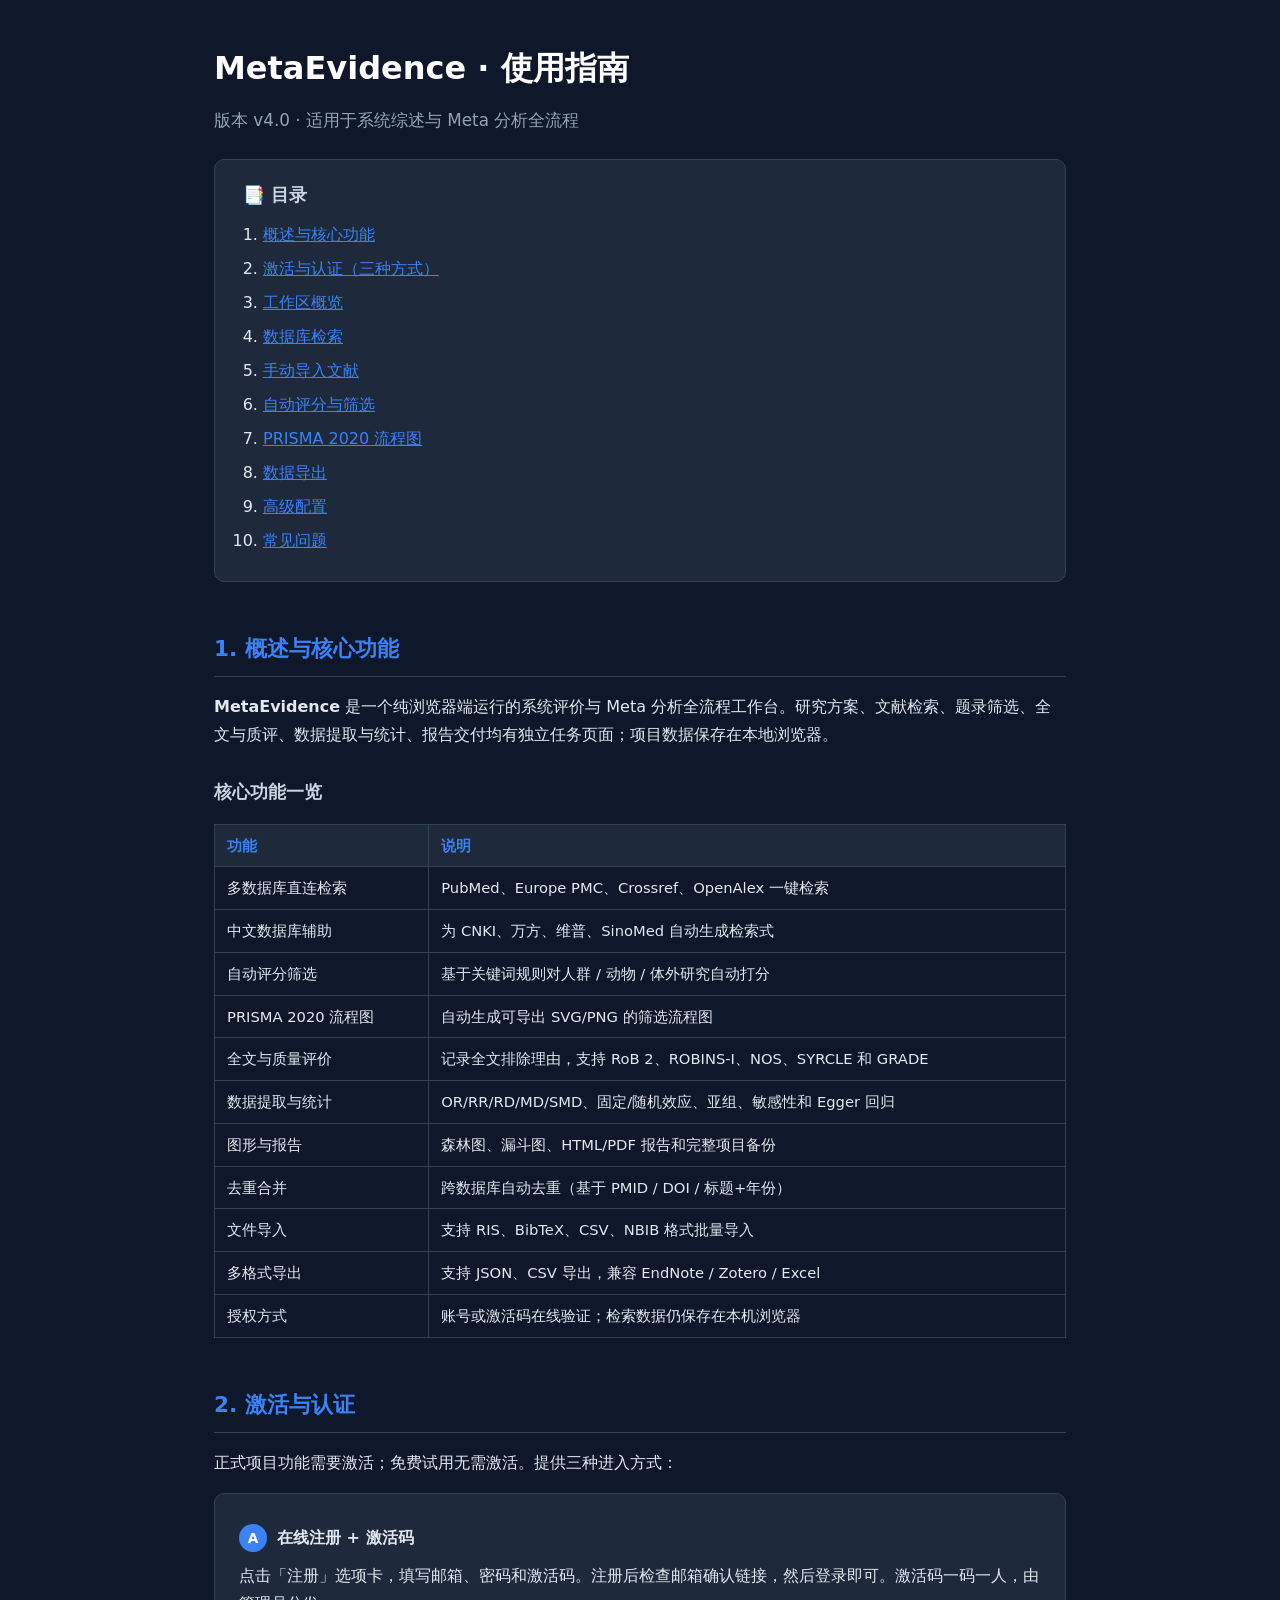
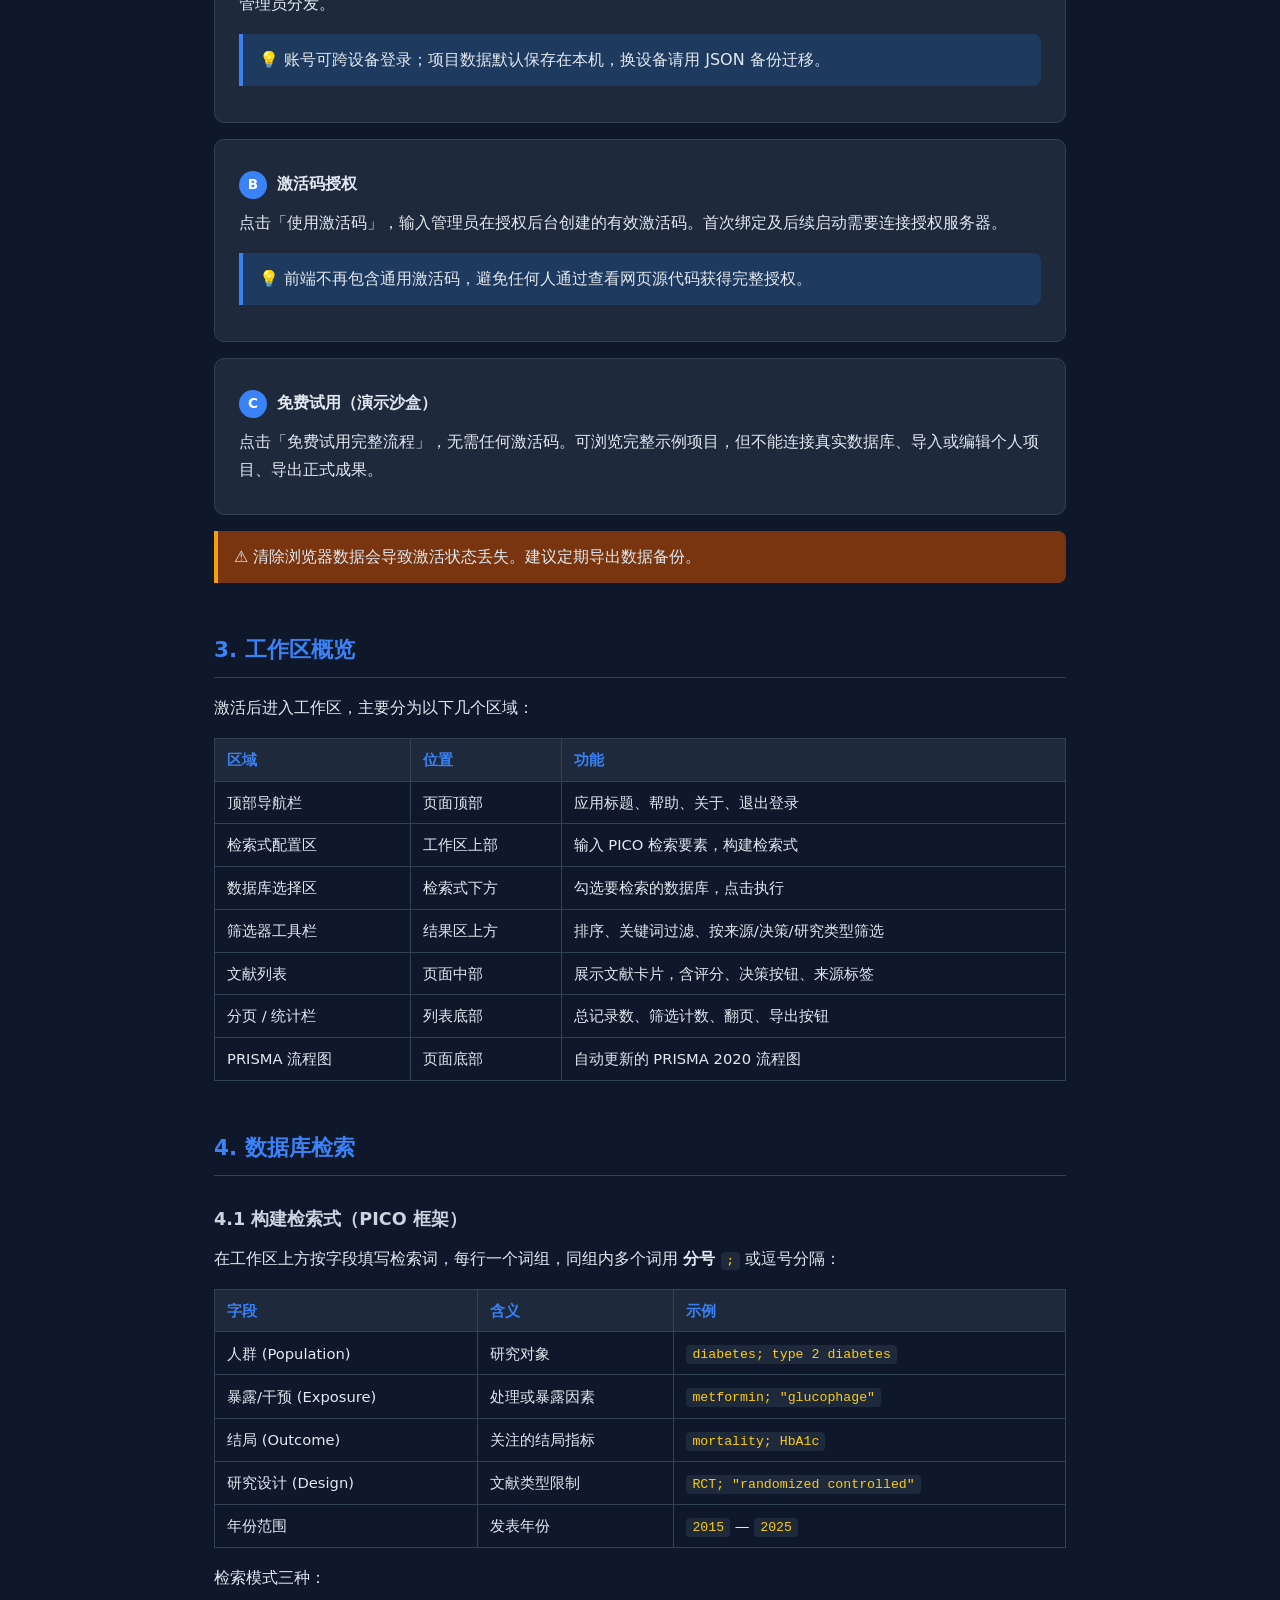
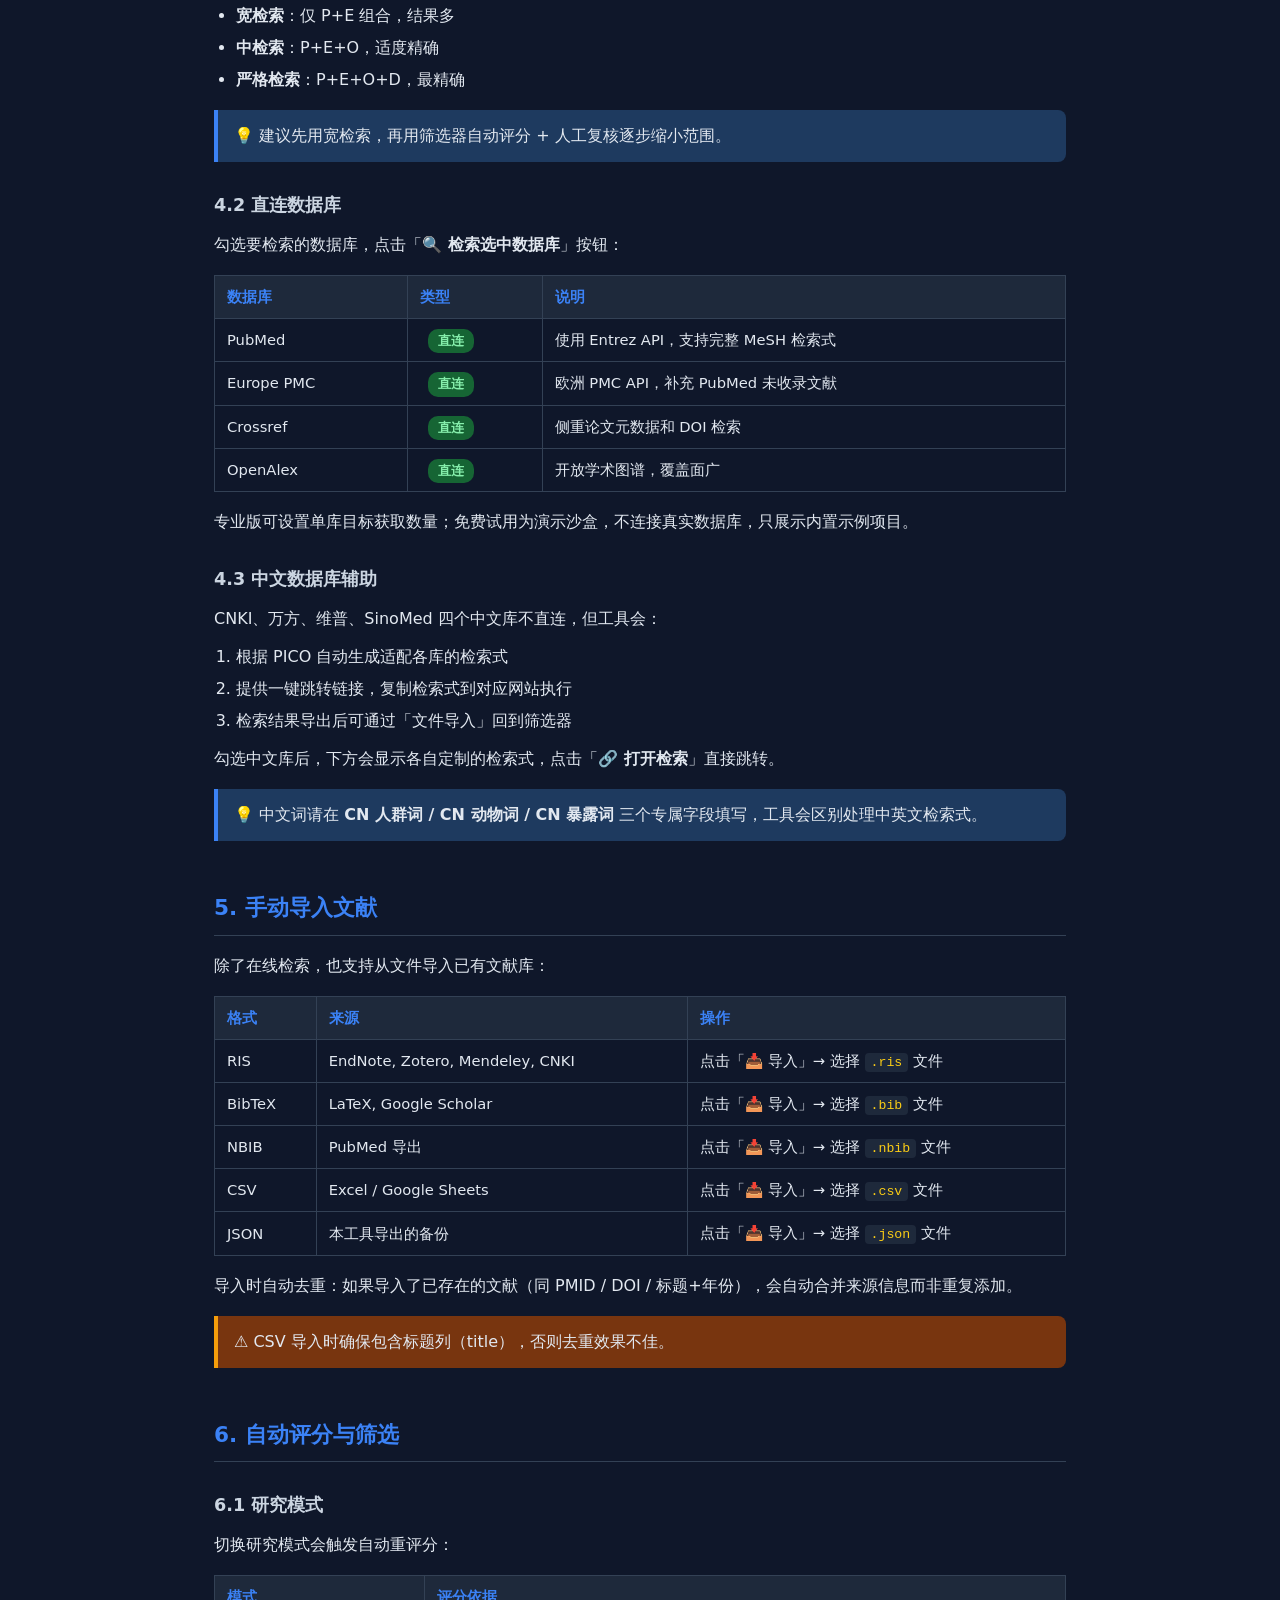
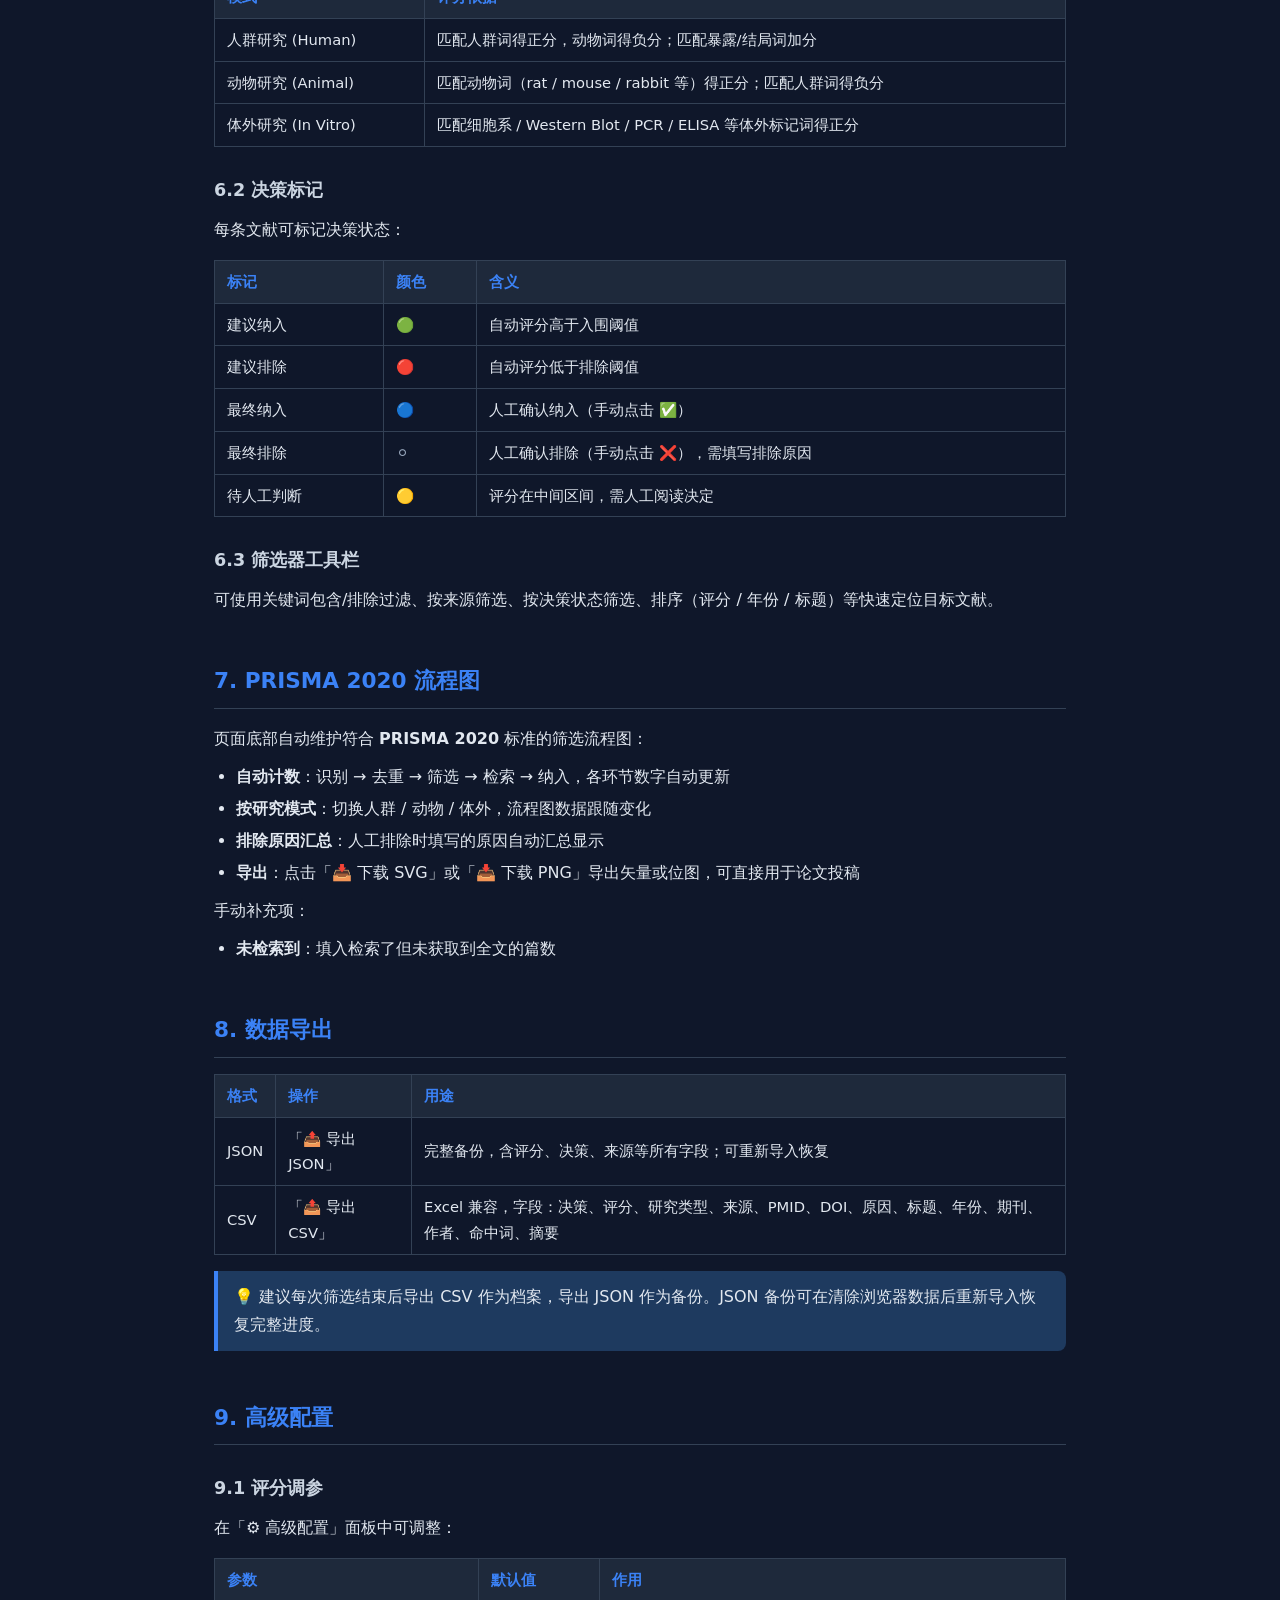
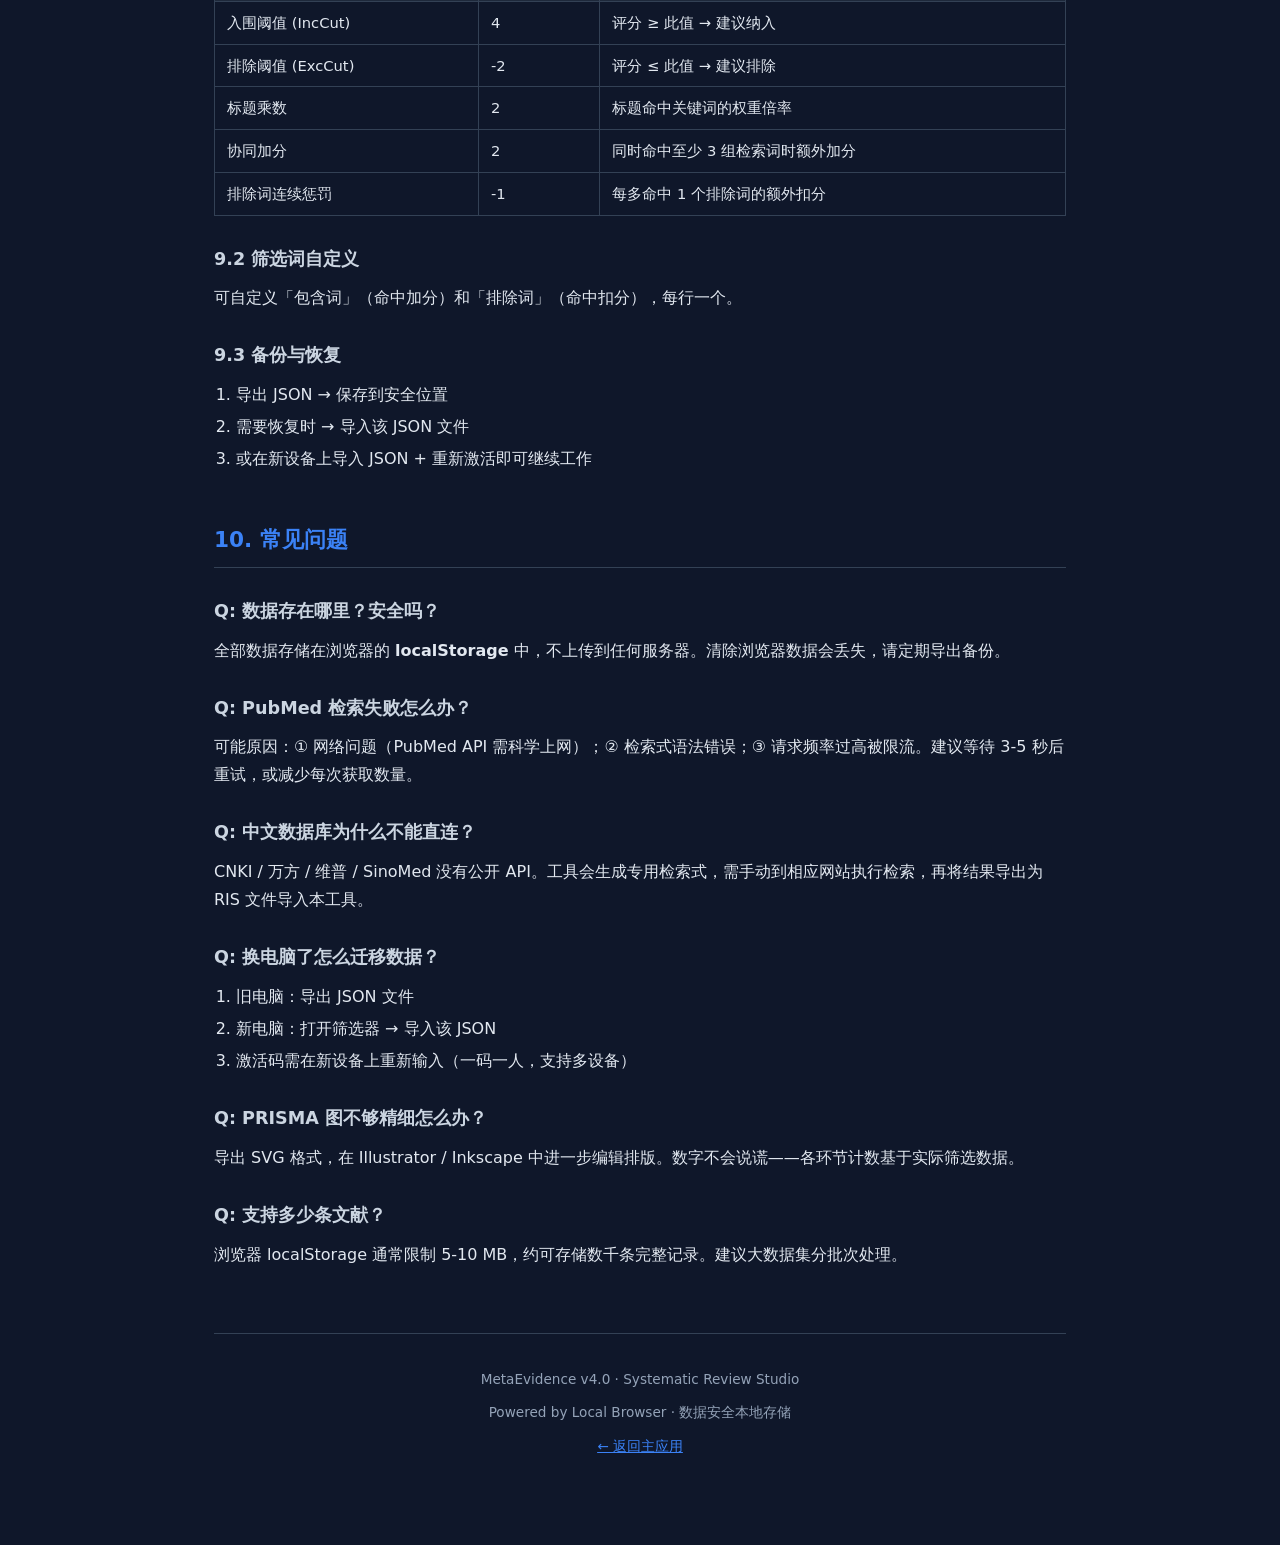
<file: manual.html>
<!doctype html>
<html lang="zh-CN">
<head>
<meta charset="utf-8">
<meta name="viewport" content="width=device-width,initial-scale=1">
<meta name="referrer" content="no-referrer">
<meta http-equiv="Content-Security-Policy" content="default-src 'self'; style-src 'self' 'unsafe-inline'; img-src 'self' data:; object-src 'none'; base-uri 'self'; form-action 'self'; frame-src 'none'; upgrade-insecure-requests">
<title>MetaEvidence · 使用指南</title>
<style>
  :root {
    --bg: #0f172a; --card: #1e293b; --border: #334155;
    --text: #e2e8f0; --muted: #94a3b8; --accent: #3b82f6;
    --warn: #f59e0b; --good: #22c55e; --bad: #ef4444;
  }
  * { box-sizing: border-box; margin: 0; padding: 0; }
  body {
    font-family: system-ui, -apple-system, 'Segoe UI', sans-serif;
    background: var(--bg); color: var(--text); line-height: 1.75;
    max-width: 900px; margin: 0 auto; padding: 40px 24px 80px;
  }
  h1 { font-size: 2rem; margin-bottom: 4px; color: #fff; }
  h2 {
    font-size: 1.35rem; color: var(--accent); margin: 48px 0 16px;
    padding-bottom: 8px; border-bottom: 1px solid var(--border);
  }
  h3 { font-size: 1.1rem; color: #cbd5e1; margin: 28px 0 10px; }
  p { margin: 10px 0; }
  a { color: var(--accent); }
  .badge {
    display: inline-block; padding: 1px 10px; border-radius: 10px;
    font-size: 0.8rem; font-weight: 600; margin-left: 8px;
  }
  .badge-green { background: #166534; color: #86efac; }
  .badge-blue  { background: #1e3a5f; color: #93c5fd; }
  .badge-amber { background: #78350f; color: #fde68a; }
  .badge-red   { background: #7f1d1d; color: #fecaca; }

  .toc {
    background: var(--card); border: 1px solid var(--border); border-radius: 10px;
    padding: 20px 28px; margin: 24px 0;
  }
  .toc h3 { margin-top: 0; }
  .toc ol { padding-left: 20px; }
  .toc li { margin: 6px 0; }

  table {
    width: 100%; border-collapse: collapse; margin: 16px 0;
    font-size: 0.92rem;
  }
  th, td {
    border: 1px solid var(--border); padding: 8px 12px; text-align: left;
  }
  th { background: var(--card); color: var(--accent); font-weight: 600; }

  code {
    background: #1e293b; padding: 2px 6px; border-radius: 4px;
    font-size: 0.9em; color: #facc15;
  }
  pre {
    background: #0f172a; border: 1px solid var(--border); border-radius: 8px;
    padding: 16px; overflow-x: auto; font-size: 0.85rem; margin: 12px 0;
  }
  pre code { background: none; color: #e2e8f0; padding: 0; }

  ol, ul { padding-left: 22px; }
  li { margin: 4px 0; }

  .tip {
    background: #1e3a5f; border-left: 4px solid var(--accent);
    padding: 12px 16px; border-radius: 0 8px 8px 0; margin: 16px 0;
  }
  .warn {
    background: #78350f; border-left: 4px solid var(--warn);
    padding: 12px 16px; border-radius: 0 8px 8px 0; margin: 16px 0;
  }
  .step {
    background: var(--card); border: 1px solid var(--border); border-radius: 10px;
    padding: 20px 24px; margin: 16px 0;
  }
  .step .num {
    display: inline-flex; align-items: center; justify-content: center;
    width: 28px; height: 28px; border-radius: 50%; background: var(--accent);
    color: #fff; font-weight: 700; font-size: 0.85rem; margin-right: 10px;
  }
  .footer {
    margin-top: 64px; padding-top: 24px; border-top: 1px solid var(--border);
    color: var(--muted); font-size: 0.85rem; text-align: center;
  }
  img { max-width: 100%; border-radius: 8px; border: 1px solid var(--border); }
</style>
</head>
<body>

<h1>MetaEvidence · 使用指南</h1>
<p style="color:var(--muted);font-size:1.05rem">
  版本 v4.0 · 适用于系统综述与 Meta 分析全流程
</p>

<div class="toc">
<h3>📑 目录</h3>
<ol>
  <li><a href="#overview">概述与核心功能</a></li>
  <li><a href="#auth">激活与认证（三种方式）</a></li>
  <li><a href="#workspace">工作区概览</a></li>
  <li><a href="#search">数据库检索</a></li>
  <li><a href="#import">手动导入文献</a></li>
  <li><a href="#score">自动评分与筛选</a></li>
  <li><a href="#prisma">PRISMA 2020 流程图</a></li>
  <li><a href="#export">数据导出</a></li>
  <li><a href="#advanced">高级配置</a></li>
  <li><a href="#faq">常见问题</a></li>
</ol>
</div>

<!-- ===== 1 ===== -->
<h2 id="overview">1. 概述与核心功能</h2>

<p><strong>MetaEvidence</strong> 是一个纯浏览器端运行的系统评价与 Meta 分析全流程工作台。研究方案、文献检索、题录筛选、全文与质评、数据提取与统计、报告交付均有独立任务页面；项目数据保存在本地浏览器。</p>

<h3>核心功能一览</h3>
<table>
<tr><th>功能</th><th>说明</th></tr>
<tr><td>多数据库直连检索</td><td>PubMed、Europe PMC、Crossref、OpenAlex 一键检索</td></tr>
<tr><td>中文数据库辅助</td><td>为 CNKI、万方、维普、SinoMed 自动生成检索式</td></tr>
<tr><td>自动评分筛选</td><td>基于关键词规则对人群 / 动物 / 体外研究自动打分</td></tr>
<tr><td>PRISMA 2020 流程图</td><td>自动生成可导出 SVG/PNG 的筛选流程图</td></tr>
<tr><td>全文与质量评价</td><td>记录全文排除理由，支持 RoB 2、ROBINS-I、NOS、SYRCLE 和 GRADE</td></tr>
<tr><td>数据提取与统计</td><td>OR/RR/RD/MD/SMD、固定/随机效应、亚组、敏感性和 Egger 回归</td></tr>
<tr><td>图形与报告</td><td>森林图、漏斗图、HTML/PDF 报告和完整项目备份</td></tr>
<tr><td>去重合并</td><td>跨数据库自动去重（基于 PMID / DOI / 标题+年份）</td></tr>
<tr><td>文件导入</td><td>支持 RIS、BibTeX、CSV、NBIB 格式批量导入</td></tr>
<tr><td>多格式导出</td><td>支持 JSON、CSV 导出，兼容 EndNote / Zotero / Excel</td></tr>
<tr><td>授权方式</td><td>账号或激活码在线验证；检索数据仍保存在本机浏览器</td></tr>
</table>

<!-- ===== 2 ===== -->
<h2 id="auth">2. 激活与认证</h2>

<p>正式项目功能需要激活；免费试用无需激活。提供三种进入方式：</p>

<div class="step">
<p><span class="num">A</span><strong>在线注册 + 激活码</strong></p>
<p>点击「注册」选项卡，填写邮箱、密码和激活码。注册后检查邮箱确认链接，然后登录即可。激活码一码一人，由管理员分发。</p>
<p class="tip">💡 账号可跨设备登录；项目数据默认保存在本机，换设备请用 JSON 备份迁移。</p>
</div>

<div class="step">
<p><span class="num">B</span><strong>激活码授权</strong></p>
<p>点击「使用激活码」，输入管理员在授权后台创建的有效激活码。首次绑定及后续启动需要连接授权服务器。</p>
<p class="tip">💡 前端不再包含通用激活码，避免任何人通过查看网页源代码获得完整授权。</p>
</div>

<div class="step">
<p><span class="num">C</span><strong>免费试用（演示沙盒）</strong></p>
<p>点击「免费试用完整流程」，无需任何激活码。可浏览完整示例项目，但不能连接真实数据库、导入或编辑个人项目、导出正式成果。</p>
</div>

<div class="warn">⚠️ 清除浏览器数据会导致激活状态丢失。建议定期导出数据备份。</div>

<!-- ===== 3 ===== -->
<h2 id="workspace">3. 工作区概览</h2>

<p>激活后进入工作区，主要分为以下几个区域：</p>

<table>
<tr><th>区域</th><th>位置</th><th>功能</th></tr>
<tr><td>顶部导航栏</td><td>页面顶部</td><td>应用标题、帮助、关于、退出登录</td></tr>
<tr><td>检索式配置区</td><td>工作区上部</td><td>输入 PICO 检索要素，构建检索式</td></tr>
<tr><td>数据库选择区</td><td>检索式下方</td><td>勾选要检索的数据库，点击执行</td></tr>
<tr><td>筛选器工具栏</td><td>结果区上方</td><td>排序、关键词过滤、按来源/决策/研究类型筛选</td></tr>
<tr><td>文献列表</td><td>页面中部</td><td>展示文献卡片，含评分、决策按钮、来源标签</td></tr>
<tr><td>分页 / 统计栏</td><td>列表底部</td><td>总记录数、筛选计数、翻页、导出按钮</td></tr>
<tr><td>PRISMA 流程图</td><td>页面底部</td><td>自动更新的 PRISMA 2020 流程图</td></tr>
</table>

<!-- ===== 4 ===== -->
<h2 id="search">4. 数据库检索</h2>

<h3>4.1 构建检索式（PICO 框架）</h3>

<p>在工作区上方按字段填写检索词，每行一个词组，同组内多个词用 <strong>分号 <code>;</code></strong> 或逗号分隔：</p>

<table>
<tr><th>字段</th><th>含义</th><th>示例</th></tr>
<tr><td>人群 (Population)</td><td>研究对象</td><td><code>diabetes; type 2 diabetes</code></td></tr>
<tr><td>暴露/干预 (Exposure)</td><td>处理或暴露因素</td><td><code>metformin; "glucophage"</code></td></tr>
<tr><td>结局 (Outcome)</td><td>关注的结局指标</td><td><code>mortality; HbA1c</code></td></tr>
<tr><td>研究设计 (Design)</td><td>文献类型限制</td><td><code>RCT; "randomized controlled"</code></td></tr>
<tr><td>年份范围</td><td>发表年份</td><td><code>2015</code> — <code>2025</code></td></tr>
</table>

<p>检索模式三种：</p>
<ul>
  <li><strong>宽检索</strong>：仅 P+E 组合，结果多</li>
  <li><strong>中检索</strong>：P+E+O，适度精确</li>
  <li><strong>严格检索</strong>：P+E+O+D，最精确</li>
</ul>

<div class="tip">💡 建议先用宽检索，再用筛选器自动评分 + 人工复核逐步缩小范围。</div>

<h3>4.2 直连数据库</h3>

<p>勾选要检索的数据库，点击「<strong>🔍 检索选中数据库</strong>」按钮：</p>

<table>
<tr><th>数据库</th><th>类型</th><th>说明</th></tr>
<tr><td>PubMed</td><td><span class="badge badge-green">直连</span></td><td>使用 Entrez API，支持完整 MeSH 检索式</td></tr>
<tr><td>Europe PMC</td><td><span class="badge badge-green">直连</span></td><td>欧洲 PMC API，补充 PubMed 未收录文献</td></tr>
<tr><td>Crossref</td><td><span class="badge badge-green">直连</span></td><td>侧重论文元数据和 DOI 检索</td></tr>
<tr><td>OpenAlex</td><td><span class="badge badge-green">直连</span></td><td>开放学术图谱，覆盖面广</td></tr>
</table>

<p>专业版可设置单库目标获取数量；免费试用为演示沙盒，不连接真实数据库，只展示内置示例项目。</p>

<h3>4.3 中文数据库辅助</h3>

<p>CNKI、万方、维普、SinoMed 四个中文库不直连，但工具会：</p>
<ol>
  <li>根据 PICO 自动生成适配各库的检索式</li>
  <li>提供一键跳转链接，复制检索式到对应网站执行</li>
  <li>检索结果导出后可通过「文件导入」回到筛选器</li>
</ol>

<p>勾选中文库后，下方会显示各自定制的检索式，点击「<strong>🔗 打开检索</strong>」直接跳转。</p>

<div class="tip">💡 中文词请在 <strong>CN 人群词 / CN 动物词 / CN 暴露词</strong> 三个专属字段填写，工具会区别处理中英文检索式。</div>

<!-- ===== 5 ===== -->
<h2 id="import">5. 手动导入文献</h2>

<p>除了在线检索，也支持从文件导入已有文献库：</p>

<table>
<tr><th>格式</th><th>来源</th><th>操作</th></tr>
<tr><td>RIS</td><td>EndNote, Zotero, Mendeley, CNKI</td><td>点击「📥 导入」→ 选择 <code>.ris</code> 文件</td></tr>
<tr><td>BibTeX</td><td>LaTeX, Google Scholar</td><td>点击「📥 导入」→ 选择 <code>.bib</code> 文件</td></tr>
<tr><td>NBIB</td><td>PubMed 导出</td><td>点击「📥 导入」→ 选择 <code>.nbib</code> 文件</td></tr>
<tr><td>CSV</td><td>Excel / Google Sheets</td><td>点击「📥 导入」→ 选择 <code>.csv</code> 文件</td></tr>
<tr><td>JSON</td><td>本工具导出的备份</td><td>点击「📥 导入」→ 选择 <code>.json</code> 文件</td></tr>
</table>

<p>导入时自动去重：如果导入了已存在的文献（同 PMID / DOI / 标题+年份），会自动合并来源信息而非重复添加。</p>

<div class="warn">⚠️ CSV 导入时确保包含标题列（title），否则去重效果不佳。</div>

<!-- ===== 6 ===== -->
<h2 id="score">6. 自动评分与筛选</h2>

<h3>6.1 研究模式</h3>

<p>切换研究模式会触发自动重评分：</p>

<table>
<tr><th>模式</th><th>评分依据</th></tr>
<tr><td>人群研究 (Human)</td><td>匹配人群词得正分，动物词得负分；匹配暴露/结局词加分</td></tr>
<tr><td>动物研究 (Animal)</td><td>匹配动物词（rat / mouse / rabbit 等）得正分；匹配人群词得负分</td></tr>
<tr><td>体外研究 (In Vitro)</td><td>匹配细胞系 / Western Blot / PCR / ELISA 等体外标记词得正分</td></tr>
</table>

<h3>6.2 决策标记</h3>

<p>每条文献可标记决策状态：</p>

<table>
<tr><th>标记</th><th>颜色</th><th>含义</th></tr>
<tr><td>建议纳入</td><td style="color:var(--good)">🟢</td><td>自动评分高于入围阈值</td></tr>
<tr><td>建议排除</td><td style="color:var(--bad)">🔴</td><td>自动评分低于排除阈值</td></tr>
<tr><td>最终纳入</td><td style="color:var(--accent)">🔵</td><td>人工确认纳入（手动点击 ✅）</td></tr>
<tr><td>最终排除</td><td style="color:var(--muted)">⚪</td><td>人工确认排除（手动点击 ❌），需填写排除原因</td></tr>
<tr><td>待人工判断</td><td style="color:var(--warn)">🟡</td><td>评分在中间区间，需人工阅读决定</td></tr>
</table>

<h3>6.3 筛选器工具栏</h3>

<p>可使用关键词包含/排除过滤、按来源筛选、按决策状态筛选、排序（评分 / 年份 / 标题）等快速定位目标文献。</p>

<!-- ===== 7 ===== -->
<h2 id="prisma">7. PRISMA 2020 流程图</h2>

<p>页面底部自动维护符合 <strong>PRISMA 2020</strong> 标准的筛选流程图：</p>

<ul>
  <li><strong>自动计数</strong>：识别 → 去重 → 筛选 → 检索 → 纳入，各环节数字自动更新</li>
  <li><strong>按研究模式</strong>：切换人群 / 动物 / 体外，流程图数据跟随变化</li>
  <li><strong>排除原因汇总</strong>：人工排除时填写的原因自动汇总显示</li>
  <li><strong>导出</strong>：点击「📥 下载 SVG」或「📥 下载 PNG」导出矢量或位图，可直接用于论文投稿</li>
</ul>

<p>手动补充项：</p>
<ul>
  <li><strong>未检索到</strong>：填入检索了但未获取到全文的篇数</li>
</ul>

<!-- ===== 8 ===== -->
<h2 id="export">8. 数据导出</h2>

<table>
<tr><th>格式</th><th>操作</th><th>用途</th></tr>
<tr><td>JSON</td><td>「📤 导出 JSON」</td><td>完整备份，含评分、决策、来源等所有字段；可重新导入恢复</td></tr>
<tr><td>CSV</td><td>「📤 导出 CSV」</td><td>Excel 兼容，字段：决策、评分、研究类型、来源、PMID、DOI、原因、标题、年份、期刊、作者、命中词、摘要</td></tr>
</table>

<div class="tip">💡 建议每次筛选结束后导出 CSV 作为档案，导出 JSON 作为备份。JSON 备份可在清除浏览器数据后重新导入恢复完整进度。</div>

<!-- ===== 9 ===== -->
<h2 id="advanced">9. 高级配置</h2>

<h3>9.1 评分调参</h3>
<p>在「⚙️ 高级配置」面板中可调整：</p>
<table>
<tr><th>参数</th><th>默认值</th><th>作用</th></tr>
<tr><td>入围阈值 (IncCut)</td><td>4</td><td>评分 ≥ 此值 → 建议纳入</td></tr>
<tr><td>排除阈值 (ExcCut)</td><td>-2</td><td>评分 ≤ 此值 → 建议排除</td></tr>
<tr><td>标题乘数</td><td>2</td><td>标题命中关键词的权重倍率</td></tr>
<tr><td>协同加分</td><td>2</td><td>同时命中至少 3 组检索词时额外加分</td></tr>
<tr><td>排除词连续惩罚</td><td>-1</td><td>每多命中 1 个排除词的额外扣分</td></tr>
</table>

<h3>9.2 筛选词自定义</h3>
<p>可自定义「包含词」（命中加分）和「排除词」（命中扣分），每行一个。</p>

<h3>9.3 备份与恢复</h3>
<ol>
  <li>导出 JSON → 保存到安全位置</li>
  <li>需要恢复时 → 导入该 JSON 文件</li>
  <li>或在新设备上导入 JSON + 重新激活即可继续工作</li>
</ol>

<!-- ===== 10 ===== -->
<h2 id="faq">10. 常见问题</h2>

<h3>Q: 数据存在哪里？安全吗？</h3>
<p>全部数据存储在浏览器的 <strong>localStorage</strong> 中，不上传到任何服务器。清除浏览器数据会丢失，请定期导出备份。</p>

<h3>Q: PubMed 检索失败怎么办？</h3>
<p>可能原因：① 网络问题（PubMed API 需科学上网）；② 检索式语法错误；③ 请求频率过高被限流。建议等待 3-5 秒后重试，或减少每次获取数量。</p>

<h3>Q: 中文数据库为什么不能直连？</h3>
<p>CNKI / 万方 / 维普 / SinoMed 没有公开 API。工具会生成专用检索式，需手动到相应网站执行检索，再将结果导出为 RIS 文件导入本工具。</p>

<h3>Q: 换电脑了怎么迁移数据？</h3>
<ol>
  <li>旧电脑：导出 JSON 文件</li>
  <li>新电脑：打开筛选器 → 导入该 JSON</li>
  <li>激活码需在新设备上重新输入（一码一人，支持多设备）</li>
</ol>

<h3>Q: PRISMA 图不够精细怎么办？</h3>
<p>导出 SVG 格式，在 Illustrator / Inkscape 中进一步编辑排版。数字不会说谎——各环节计数基于实际筛选数据。</p>

<h3>Q: 支持多少条文献？</h3>
<p>浏览器 localStorage 通常限制 5-10 MB，约可存储数千条完整记录。建议大数据集分批次处理。</p>

<div class="footer">
  <p>MetaEvidence v4.0 · Systematic Review Studio</p>
  <p>Powered by Local Browser · 数据安全本地存储</p>
  <p style="margin-top:8px"><a href="index.html">← 返回主应用</a></p>
</div>

</body>
</html>
</file>
<file: style.css>
/* ===== 1. CSS Custom Properties ===== */
:root {
  --color-primary: #0f6b9e;
  --color-primary-light: #3b82f6;
  --color-primary-dark: #0b4f79;
  --color-primary-bg: #e0f2fe;
  --color-success: #16803c;
  --color-success-bg: #dcfce7;
  --color-danger: #be123c;
  --color-danger-bg: #fee2e2;
  --color-warning: #b45309;
  --color-warning-bg: #fef3c7;
  --color-gray: #64748b;
  --color-gray-light: #94a3b8;
  --color-bg: #eef4f8;
  --color-surface: #fff;
  --color-text: #17324d;
  --color-text-muted: #64748b;
  --color-border: #b9c9d6;
  --color-border-light: #dbeafe;
  --radius-card: 14px;
  --radius-button: 9px;
  --radius-input: 9px;
  --radius-pill: 999px;
  --shadow-card: 0 6px 22px rgba(0,0,0,.06);
  --font-stack: "Microsoft YaHei", Arial, sans-serif;
}

/* ===== 2. Base Layout ===== */
body {
  margin: 0;
  background: var(--color-bg);
  color: var(--color-text);
  font-family: var(--font-stack);
  overflow-x: hidden;
}
.app {
  max-width: 1440px;
  width: 100%;
  margin: auto;
  padding: 22px;
  box-sizing: border-box;
}
a {
  color: var(--color-primary);
}

/* ===== 3. Typography ===== */
h1, h2 { color: var(--color-primary-dark); }
h1 { margin: 0; color: var(--color-primary-dark); }
.sub {
  color: #60788c;
  line-height: 1.7;
}
.muted {
  color: var(--color-text-muted);
  font-size: 13px;
}
.small { font-size: 12px; }
.note {
  font-size: 12px;
  color: var(--color-text-muted);
  line-height: 1.6;
}
.hl { background: #fff7ad; }

/* ===== 4. Card & Grid System ===== */
.card {
  background: var(--color-surface);
  border-radius: var(--radius-card);
  padding: 16px;
  margin: 14px 0;
  box-shadow: var(--shadow-card);
}
.grid {
  display: grid;
  grid-template-columns: 1fr 1fr;
  gap: 12px;
}
.grid3 {
  display: grid;
  grid-template-columns: repeat(3,1fr);
  gap: 12px;
}
.grid > *, .grid3 > *, .cn-keyword-grid > * { min-width: 0; }

/* ===== 5. Form Elements ===== */
label {
  font-weight: 700;
  font-size: 13px;
  display: block;
  margin: 4px 0;
}
textarea, input, select {
  width: 100%;
  padding: 9px;
  border: 1px solid var(--color-border);
  border-radius: var(--radius-input);
  font: inherit;
  box-sizing: border-box;
}
textarea { min-height: 84px; }
button {
  border: 0;
  border-radius: var(--radius-button);
  padding: 10px 14px;
  background: var(--color-primary);
  color: #fff;
  font-weight: 800;
  cursor: pointer;
  margin: 3px;
}
button:disabled {
  opacity: .6;
  cursor: not-allowed;
}
.g { background: var(--color-success); }
.r { background: var(--color-danger); }
.y { background: var(--color-warning); }
.gray { background: var(--color-gray); }

/* ===== 6. Navbar ===== */
.navbar {
  display: flex;
  align-items: center;
  gap: 12px;
  margin-bottom: 8px;
}
.navbar h1 { flex: 1; }
.navbar button {
  background: var(--color-primary-bg);
  color: var(--color-primary);
  font-size: 12px;
  padding: 7px 12px;
}
.navbar-brand {
  display: flex;
  align-items: center;
  gap: 8px;
}
.navbar-version {
  font-size: 11px;
  color: #93c5fd;
  background: rgba(59,130,246,.2);
  padding: 2px 8px;
  border-radius: 8px;
}
.navbar-actions {
  display: flex;
  align-items: center;
  gap: 4px;
}

/* ===== 7. Hero Section ===== */
.hero {
  position: relative;
  overflow: hidden;
  margin: 14px 0 18px;
  padding: 26px;
  border-radius: 18px;
  color: #eaf6ff;
  background: linear-gradient(135deg, #0b1f33 0%, #0f4c75 58%, #0f6b9e 100%);
  box-shadow: 0 12px 32px rgba(15,76,117,.16);
}
.hero-glow { position: absolute; width: 360px; height: 360px; right: -120px; top: -200px; border-radius: 50%; background: rgba(96,165,250,.18); filter: blur(10px); }
.hero-grid { position: relative; display: grid; grid-template-columns: minmax(0,1.5fr) minmax(260px,.7fr); gap: 28px; align-items: center; }
.hero-badge { display: inline-block; padding: 5px 10px; border: 1px solid rgba(255,255,255,.2); border-radius: var(--radius-pill); background: rgba(255,255,255,.08); color: #bfdbfe; font-size: 12px; font-weight: 700; }
.hero-title { margin: 12px 0 8px; color: #fff; font-size: clamp(24px,3vw,36px); line-height: 1.25; }
.hero-desc { max-width: 820px; margin: 0; color: #dbeafe; line-height: 1.75; }
.hero-actions { display: flex; align-items: center; gap: 14px; flex-wrap: wrap; margin-top: 18px; }
.hero-cta { display: inline-flex; align-items: center; min-height: 42px; padding: 0 18px; border-radius: 10px; background: #fff; color: var(--color-primary-dark); font-weight: 800; text-decoration: none; }
.hero-cta:hover { background: #eff6ff; }
.hero-note { color: #bfdbfe; font-size: 12px; }
.hero-panel { display: grid; grid-template-columns: 1fr 1fr; gap: 10px; }
.hero-stat { min-width: 0; padding: 14px; border: 1px solid rgba(255,255,255,.14); border-radius: 12px; background: rgba(255,255,255,.08); backdrop-filter: blur(6px); }
.hero-stat b, .hero-stat span { display: block; }
.hero-stat b { color: #fff; font-size: 18px; }
.hero-stat span { margin-top: 4px; color: #bfdbfe; font-size: 12px; }

.workflow-heading { display: flex; align-items: center; gap: 12px; margin: 22px 2px 8px; scroll-margin-top: 16px; }
.workflow-heading > span { flex: 0 0 auto; padding: 5px 10px; border-radius: var(--radius-pill); background: var(--color-primary); color: #fff; font-size: 12px; font-weight: 800; }
.workflow-heading b, .workflow-heading small { display: block; }
.workflow-heading b { color: var(--color-primary-dark); font-size: 16px; }
.workflow-heading small { margin-top: 2px; color: var(--color-text-muted); }
.cn-keyword-grid { display: grid; grid-template-columns: repeat(3,minmax(0,1fr)); gap: 8px; margin-top: 6px; }

/* ===== 8. Mode Panels & DB Lists ===== */
.mode {
  border: 2px solid var(--color-border-light);
  border-radius: 12px;
  padding: 12px;
  background: #f8fbff;
}
.db-list {
  display: flex;
  flex-wrap: wrap;
  gap: 8px;
  margin-top: 6px;
}
.db-item {
  display: flex;
  align-items: center;
  gap: 6px;
  background: var(--color-surface);
  border: 1px solid var(--color-border-light);
  border-radius: var(--radius-pill);
  padding: 6px 10px;
  font-size: 13px;
}

/* ===== 9. Badges & Tags ===== */
.tag {
  border-radius: var(--radius-pill);
  padding: 3px 8px;
  font-size: 12px;
  font-weight: 800;
  display: inline-block;
  white-space: nowrap;
}
/* Decision tags */
.建议纳入 { background: var(--color-success-bg); color: #166534; }
.建议排除 { background: var(--color-danger-bg); color: #991b1b; }
.待人工判断 { background: var(--color-warning-bg); color: #92400e; }
.最终纳入 { background: #bbf7d0; color: #14532d; }
.最终排除 { background: #fecaca; color: #7f1d1d; }
/* Source badges */
.src-badge {
  display: inline-flex;
  align-items: center;
  gap: 4px;
  border-radius: var(--radius-pill);
  padding: 4px 8px;
  margin: 2px;
  font-size: 12px;
  font-weight: 800;
  background: #e2e8f0;
  color: #0f172a;
}
.src-pubmed { background: var(--color-border-light); color: #1d4ed8; }
.src-europepmc { background: #dcfce7; color: #166534; }
.src-crossref { background: var(--color-warning-bg); color: #92400e; }
.src-openalex { background: #fce7f3; color: #9d174d; }
.src-embase, .src-wos, .src-scopus, .src-cochrane, .src-cnki,
.src-wanfang, .src-vip, .src-cbm, .src-google-scholar, .src-other,
.src-unknown {
  background: #e5e7eb;
  color: #374151;
}
/* Study type badges */
.st-human { background: var(--color-border-light); color: #1d4ed8; border-radius: var(--radius-pill); padding: 2px 7px; font-size: 11px; font-weight: 700; }
.st-animal { background: var(--color-warning-bg); color: #92400e; border-radius: var(--radius-pill); padding: 2px 7px; font-size: 11px; font-weight: 700; }
.st-in_vitro { background: #fce7f3; color: #9d174d; border-radius: var(--radius-pill); padding: 2px 7px; font-size: 11px; font-weight: 700; }
.st-unclear { background: #f1f5f9; color: var(--color-text-muted); border-radius: var(--radius-pill); padding: 2px 7px; font-size: 11px; font-weight: 700; }

/* ===== 10. Scoring-related ===== */
.pill {
  display: inline-block;
  background: var(--color-primary-bg);
  color: #075985;
  border-radius: var(--radius-pill);
  padding: 7px 11px;
  font-weight: 800;
  margin: 3px;
}
.source-stats {
  display: flex;
  flex-wrap: wrap;
  gap: 8px;
  margin-top: 10px;
}
.count-note { margin: 10px 3px 0; color: var(--color-text-muted); font-size: 12px; line-height: 1.6; }
.adv-panel {
  border: 1px solid #e2e8f0;
  border-radius: 10px;
  padding: 12px;
  margin-top: 10px;
  background: #f8fafc;
}
.adv-panel summary {
  cursor: pointer;
  font-weight: 700;
  color: var(--color-primary);
  font-size: 13px;
}
.adv-row {
  display: flex;
  align-items: center;
  gap: 10px;
  margin: 6px 0;
  font-size: 13px;
}
.adv-row label { min-width: 140px; margin: 0; }
.adv-row input[type="number"] { width: 60px; padding: 5px; }

/* ===== 11. Query Display ===== */
.q {
  white-space: pre-wrap;
  background: #0b1f33;
  color: #d8f7ff;
  border-radius: 10px;
  padding: 12px;
  min-height: 50px;
  line-height: 1.55;
  cursor: default;
  outline: none;
  -webkit-user-select: none;
  user-select: none;
}
.cn-query-card {
  margin: 8px 0;
  padding: 12px;
  border: 1px solid var(--color-border-light);
  border-radius: 10px;
  background: #f8fbff;
}
.cn-query-card b { color: var(--color-primary-dark); }
.cn-query-card .note { margin-top: 6px; }

/* ===== 12. Splash Screen ===== */
#splashScreen {
  position: fixed;
  inset: 0;
  z-index: 99999;
  display: flex;
  align-items: center;
  justify-content: center;
  flex-direction: column;
  overflow: hidden;
}
.splash-bg {
  position: absolute;
  inset: 0;
  background: linear-gradient(160deg, #040d1a 0%, #0b1f33 30%, #0f4c75 70%, #0a3a5c 100%);
}
.splash-bg::after {
  content: '';
  position: absolute;
  inset: 0;
  background: radial-gradient(ellipse at 50% 40%, rgba(59,130,246,.12) 0%, transparent 60%),
              radial-gradient(ellipse at 20% 80%, rgba(15,107,158,.08) 0%, transparent 40%);
}
.splash-particles { position: absolute; inset: 0; z-index: 1; overflow: hidden; }
.splash-particles span {
  position: absolute;
  width: 4px; height: 4px;
  background: var(--color-primary-light);
  border-radius: 50%;
  opacity: 0;
  animation: particleFloat 3s ease-in-out infinite;
}
.splash-particles span:nth-child(1) { left: 15%; top: 20%; animation-delay: 0s; animation-duration: 3.2s; }
.splash-particles span:nth-child(2) { left: 75%; top: 15%; animation-delay: .5s; animation-duration: 2.8s; }
.splash-particles span:nth-child(3) { left: 45%; top: 75%; animation-delay: 1s; animation-duration: 3.5s; }
.splash-particles span:nth-child(4) { left: 85%; top: 60%; animation-delay: 1.5s; animation-duration: 2.6s; }
.splash-particles span:nth-child(5) { left: 25%; top: 65%; animation-delay: 2s; animation-duration: 3s; }
.splash-particles span:nth-child(6) { left: 60%; top: 85%; animation-delay: .8s; animation-duration: 3.3s; }
.splash-center {
  position: relative;
  z-index: 2;
  display: flex;
  flex-direction: column;
  align-items: center;
  animation: splashFadeIn .9s ease-out both;
}
.splash-ring {
  position: absolute;
  top: -20px;
  width: 180px; height: 180px;
  border: 1.5px solid rgba(59,130,246,.15);
  border-top-color: rgba(59,130,246,.5);
  border-radius: 50%;
  animation: ringRotate 4s linear infinite;
}
.splash-logo { width: 140px; height: 140px; margin-bottom: 28px; animation: splashPulse 2.5s ease-in-out infinite; position: relative; z-index: 1; }
.splash-title { color: #fff; font-size: 30px; font-weight: 800; margin: 0; letter-spacing: 1.5px; opacity: 0; animation: splashTextIn .7s ease-out .5s forwards; text-shadow: 0 0 30px rgba(59,130,246,.3); }
.splash-version { color: rgba(147,197,253,.7); font-size: 14px; margin: 10px 0 0; opacity: 0; animation: splashTextIn .6s ease-out .8s forwards; letter-spacing: .5px; }
.splash-sub { color: rgba(255,255,255,.4); font-size: 12px; margin: 6px 0 0; opacity: 0; animation: splashTextIn .6s ease-out 1s forwards; }
.splash-progress { position: absolute; bottom: 70px; left: 50%; transform: translateX(-50%); width: 240px; height: 3px; background: rgba(255,255,255,.08); border-radius: 3px; overflow: hidden; z-index: 2; }
.splash-progress-bar { height: 100%; width: 0; background: linear-gradient(90deg, #0f6b9e, #3b82f6, #60a5fa); border-radius: 3px; animation: splashLoad 2.4s ease-in-out forwards; box-shadow: 0 0 8px rgba(59,130,246,.4); }
.splash-footer { position: absolute; bottom: 30px; z-index: 2; color: rgba(255,255,255,.25); font-size: 11px; letter-spacing: .5px; margin: 0; opacity: 0; animation: splashTextIn .5s ease-out 1.2s forwards; }
#splashScreen.splash-exit { animation: splashOut .6s cubic-bezier(.4,0,.2,1) forwards; }
@keyframes splashFadeIn { from { opacity: 0; transform: translateY(30px) scale(.96); } to { opacity: 1; transform: translateY(0) scale(1); } }
@keyframes splashTextIn { from { opacity: 0; transform: translateY(12px); } to { opacity: 1; transform: translateY(0); } }
@keyframes splashPulse { 0%,100% { transform: scale(1); } 50% { transform: scale(1.04); } }
@keyframes splashLoad { 0% { width: 0; } 85% { width: 100%; } 100% { width: 100%; } }
@keyframes splashOut { from { opacity: 1; transform: scale(1); } to { opacity: 0; transform: scale(1.02) translateY(-20px); } }
@keyframes ringRotate { from { transform: rotate(0deg); } to { transform: rotate(360deg); } }
@keyframes particleFloat { 0% { opacity: 0; transform: translateY(0) scale(.5); } 30% { opacity: .6; } 70% { opacity: .4; } 100% { opacity: 0; transform: translateY(-60px) scale(1); } }

/* ===== 13. Overlay System ===== */
.overlay {
  position: fixed;
  inset: 0;
  background: linear-gradient(160deg, rgba(4,13,26,.95), rgba(11,31,51,.92), rgba(15,76,117,.85));
  z-index: 9000;
  display: flex;
  align-items: center;
  justify-content: center;
  padding: 20px;
}
.overlay-box {
  background: var(--color-surface);
  border-radius: 18px;
  padding: 36px;
  max-width: 520px;
  width: 100%;
  box-shadow: 0 12px 48px rgba(0,0,0,.2);
  max-height: 90vh;
  overflow-y: auto;
}
.overlay-box h2 { margin: 0 0 12px; color: var(--color-primary-dark); }
.overlay-box p { color: #475569; line-height: 1.7; }
.overlay-box input[type="text"] { margin: 12px 0; font-size: 16px; padding: 12px; }
.overlay-box .actions { margin-top: 16px; justify-content: center; }

/* ===== 14. Auth UI ===== */
.auth-box {
  max-width: 400px;
  padding: 36px 32px;
  border-radius: 22px;
  text-align: center;
  box-shadow: 0 20px 60px rgba(0,0,0,.3), 0 0 0 1px rgba(255,255,255,.05);
  animation: authIn .5s ease-out both;
}
.auth-box h2 { font-size: 22px; margin: 16px 0 8px; color: var(--color-primary-dark); }
.auth-value { margin: 0 0 12px !important; color: var(--color-text-muted) !important; font-size: 13px; line-height: 1.5 !important; }
.auth-benefits { display: flex; justify-content: center; gap: 6px; flex-wrap: wrap; margin-bottom: 14px; }
.auth-benefits span { padding: 4px 8px; border-radius: var(--radius-pill); background: #eff6ff; color: var(--color-primary); font-size: 11px; font-weight: 700; }
.auth-icon { margin-bottom: 4px; }
.auth-desc { font-size: 14px; color: var(--color-text-muted); margin: 0 0 20px; }
.auth-input-wrap { position: relative; margin: 0 0 8px; }
.auth-input-wrap input {
  width: 100%;
  padding: 14px 16px;
  font-size: 15px;
  border: 2px solid #e2e8f0;
  border-radius: 12px;
  transition: border-color .2s, box-shadow .2s;
  text-align: center;
  letter-spacing: .5px;
}
.auth-input-wrap input:focus {
  outline: none;
  border-color: var(--color-primary-light);
  box-shadow: 0 0 0 4px rgba(59,130,246,.1);
}
.auth-box .actions { margin-top: 18px; gap: 10px; justify-content: center; }
.auth-box .actions button {
  padding: 12px 28px;
  font-size: 15px;
  border-radius: 12px;
  font-weight: 700;
  border: none;
  cursor: pointer;
  transition: transform .15s, box-shadow .15s;
}
.auth-box .actions button:first-child {
  background: linear-gradient(135deg, var(--color-primary), #2563eb);
  color: #fff;
  box-shadow: 0 4px 14px rgba(37,99,235,.25);
}
.auth-box .actions button:first-child:hover { transform: translateY(-1px); box-shadow: 0 6px 20px rgba(37,99,235,.35); }
.auth-box .actions button.y {
  background: #fff;
  color: var(--color-warning);
  border: 2px solid #fbbf24;
  box-shadow: none;
}
.auth-box .actions button.y:hover { background: #fffbeb; transform: translateY(-1px); }
.auth-footer {
  display: flex;
  align-items: center;
  justify-content: center;
  gap: 8px;
  margin-top: 24px;
  font-size: 12px;
  color: var(--color-gray-light);
}
.auth-dot { width: 3px; height: 3px; background: #cbd5e1; border-radius: 50%; display: inline-block; }
@keyframes authIn { from { opacity: 0; transform: translateY(16px) scale(.97); } to { opacity: 1; transform: translateY(0) scale(1); } }
.auth-tabs { display: flex; gap: 0; margin-bottom: 16px; background: #f1f5f9; border-radius: 10px; padding: 3px; }
.auth-tab {
  flex: 1;
  padding: 9px 0;
  font-size: 14px;
  font-weight: 700;
  border: none;
  border-radius: 8px;
  cursor: pointer;
  background: transparent;
  color: var(--color-text-muted);
  transition: all .2s;
}
.auth-tab.active { background: #fff; color: var(--color-primary); box-shadow: 0 1px 4px rgba(0,0,0,.08); }
.auth-tab:hover:not(.active) { color: #334155; }
.auth-form { text-align: left; }
.auth-form .auth-input-wrap { margin-bottom: 10px; }
.auth-form .auth-input-wrap input {
  width: 100%;
  padding: 12px 14px;
  font-size: 14px;
  border: 2px solid #e2e8f0;
  border-radius: 10px;
  transition: border-color .2s;
  box-sizing: border-box;
}
.auth-form .auth-input-wrap input:focus { outline: none; border-color: var(--color-primary-light); box-shadow: 0 0 0 3px rgba(59,130,246,.08); }
.auth-error { color: var(--color-danger); font-size: 13px; min-height: 18px; text-align: center; margin: 4px 0; }
.auth-form-actions { margin-top: 4px; }
.auth-form-actions .auth-btn-primary {
  width: 100%;
  padding: 12px;
  font-size: 15px;
  font-weight: 700;
  border: none;
  border-radius: 10px;
  background: linear-gradient(135deg, var(--color-primary), #2563eb);
  color: #fff;
  cursor: pointer;
  transition: transform .15s, box-shadow .15s;
}
.auth-form-actions .auth-btn-primary:hover { transform: translateY(-1px); box-shadow: 0 4px 14px rgba(37,99,235,.25); }
.auth-form-actions .auth-btn-primary:disabled { opacity: .6; cursor: not-allowed; transform: none; box-shadow: none; }
.auth-trial-link { text-align: center; margin-top: 12px; font-size: 13px; }
.auth-trial-link a { display: block; padding: 9px 12px; border: 1px solid var(--color-border-light); border-radius: 9px; background: #f8fbff; color: var(--color-primary); font-weight: 700; text-decoration: none; transition: background .2s, border-color .2s; }
.auth-trial-link a:hover { background: #eff6ff; border-color: #93c5fd; }
.auth-offline-section { margin-top: 8px; text-align: center; }
.auth-offline-link { font-size: 12px; color: var(--color-gray-light); text-decoration: none; }
.auth-offline-link:hover { color: var(--color-warning); text-decoration: underline; }
#offlineActivationBox .auth-btn-primary {
  width: 100%;
  padding: 10px;
  font-size: 14px;
  font-weight: 700;
  border: none;
  border-radius: 10px;
  background: var(--color-warning);
  color: #fff;
  cursor: pointer;
}
#offlineActivationBox .auth-btn-primary:hover { background: #92400e; }

/* ===== 15. Help / About Overlays ===== */
.help-box { max-width: 700px; }
.help-box h3 { color: var(--color-primary); margin: 18px 0 6px; }
.help-box ul { padding-left: 20px; color: #334155; line-height: 1.8; }
.help-box li { margin: 4px 0; }

/* ===== 16. Manual Overlay (dark theme) ===== */
#manualOverlay { z-index: 10000; padding: 8px; }
.manual-box {
  max-width: 100%;
  width: 98vw;
  max-height: 98vh;
  display: flex;
  flex-direction: column;
  padding: 0;
  overflow: hidden;
  background: #0f172a;
  color: #e2e8f0;
  border-radius: 10px;
}
.manual-box h2, .manual-box p { color: inherit; }
.manual-header { padding: 24px 28px 0; flex-shrink: 0; }
.manual-header h2 { font-size: 1.3rem; margin: 0; color: #e2e8f0; }
.manual-header p { margin: 4px 0 0; font-size: 0.85rem; }
.manual-body { overflow: auto; padding: 8px 28px 24px; flex: 1; word-break: break-word; }
.manual-body h2 { font-size: 1.15rem; color: var(--color-primary-light); margin: 28px 0 12px; padding-bottom: 6px; border-bottom: 1px solid #334155; }
.manual-body h3 { font-size: 1rem; color: #cbd5e1; margin: 20px 0 8px; }
.manual-body p { margin: 8px 0; line-height: 1.7; }
.manual-body table { width: 100%; border-collapse: collapse; margin: 12px 0; font-size: 0.88rem; table-layout: auto; }
.manual-body th, .manual-body td { border: 1px solid #334155; padding: 6px 10px; text-align: left; word-break: break-word; }
.manual-body th { background: #1e293b; color: var(--color-primary-light); font-weight: 600; }
.manual-body code { background: #1e293b; padding: 1px 5px; border-radius: 3px; font-size: 0.88em; color: #facc15; }
.manual-body ul, .manual-body ol { padding-left: 20px; }
.manual-body li { margin: 3px 0; }
.manual-toc { background: #1e293b; border: 1px solid #334155; border-radius: 10px; padding: 16px 24px; margin: 12px 0 20px; }
.manual-toc h3 { margin: 0 0 8px; }
.manual-toc ol { padding-left: 18px; }
.manual-toc li { margin: 4px 0; font-size: 0.9rem; }
.manual-toc a { color: #93c5fd; text-decoration: none; }
.manual-toc a:hover { color: #60a5fa; text-decoration: underline; }
.manual-step { background: #1e293b; border: 1px solid #334155; border-radius: 10px; padding: 14px 20px; margin: 12px 0; }
.manual-num { display: inline-flex; align-items: center; justify-content: center; width: 24px; height: 24px; border-radius: 50%; background: var(--color-primary-light); color: #fff; font-weight: 700; font-size: 0.8rem; margin-right: 8px; vertical-align: middle; }
.manual-tip { background: #1e3a5f; border-left: 4px solid var(--color-primary-light); padding: 10px 14px; border-radius: 0 8px 8px 0; margin: 10px 0; font-size: 0.88rem; }
.manual-warn { background: #78350f; border-left: 4px solid #f59e0b; padding: 10px 14px; border-radius: 0 8px 8px 0; margin: 10px 0; font-size: 0.88rem; }
.badge-green { display: inline-block; padding: 1px 8px; border-radius: 10px; font-size: 0.78rem; font-weight: 600; background: #166534; color: #86efac; }

/* ===== 17. PRISMA Diagram ===== */
.prisma-container { overflow-x: auto; padding: 8px 0; }
.prisma-container svg { display: block; margin: 0 auto; font-family: var(--font-stack); }
.prisma-controls { display: flex; align-items: center; gap: 10px; margin: 8px 0; flex-wrap: wrap; }

/* ===== 18. Progress Bar ===== */
.progress-bar { height: 4px; background: #e2e8f0; border-radius: 4px; margin-top: 8px; overflow: hidden; }
.progress-bar-fill { height: 100%; background: var(--color-primary); transition: width .3s; }

/* ===== 18.1 Query logic audit ===== */
.logic-preview { margin-top: 14px; padding: 12px; border: 1px solid #bfdbfe; border-radius: 10px; background: #f8fbff; }
.logic-preview-head { display: flex; justify-content: space-between; align-items: baseline; gap: 10px; margin-bottom: 9px; }
.logic-preview-head b { color: #0b4f79; }
.logic-preview-head span { color: #64748b; font-size: 12px; }
.logic-group { display: flex; align-items: flex-start; gap: 10px; padding: 8px 10px; border-radius: 8px; background: #fff; border: 1px solid #e2e8f0; }
.logic-group > span { flex: 0 0 68px; color: #64748b; font-size: 12px; font-weight: 700; }
.logic-group b { color: #1e293b; font-size: 13px; overflow-wrap: anywhere; }
.logic-group em { color: #2563eb; font-style: normal; font-size: 11px; padding: 1px 4px; border-radius: 4px; background: #dbeafe; }
.logic-and { width: fit-content; margin: 4px auto; padding: 1px 8px; border-radius: 9px; background: #0f6b9e; color: #fff; font-size: 10px; font-weight: 800; letter-spacing: .08em; }
.query-audit-note { margin: 10px 0 0; padding: 9px 11px; border-left: 3px solid #f59e0b; border-radius: 6px; background: #fffbeb; color: #78350f; font-size: 12px; line-height: 1.55; }
.search-audit { margin: 12px 0; padding: 10px; border: 1px solid #cbd5e1; border-radius: 10px; background: #f8fafc; }
.audit-title { display: flex; justify-content: space-between; gap: 10px; margin-bottom: 7px; }
.audit-title b { color: #0b4f79; }
.audit-title span { color: #64748b; font-size: 12px; }
.audit-row { padding: 8px 9px; border-top: 1px solid #e2e8f0; }
.audit-row summary { display: grid; grid-template-columns: 120px 1fr auto; align-items: baseline; gap: 9px; cursor: pointer; }
.audit-row summary span, .audit-row > span { color: #334155; font-size: 12px; }
.audit-row summary small, .audit-row > small { color: #64748b; }
.audit-query { margin-top: 7px; padding: 8px; border-radius: 6px; background: #fff; color: #334155; font: 12px/1.55 ui-monospace, SFMono-Regular, Consolas, monospace; overflow-wrap: anywhere; }
.audit-error { display: grid; grid-template-columns: 120px 100px 1fr; gap: 9px; color: #b91c1c; }

/* ===== 19. Table ===== */
.wrap { overflow: auto; }
table { width: 100%; border-collapse: collapse; min-width: 1550px; }
th, td { border-bottom: 1px solid #e5edf3; padding: 8px; text-align: left; vertical-align: top; }
th { background: #f7fbff; position: sticky; top: 0; z-index: 1; }

/* ===== 20. Utilities ===== */
.two-line { display: flex; flex-direction: column; gap: 6px; }
.actions { display: flex; flex-wrap: wrap; gap: 4px; }
.inline { display: flex; gap: 12px; align-items: center; flex-wrap: wrap; }
.filter-field { display: flex; align-items: center; gap: 6px; margin: 0; font-weight: 700; }
.filter-field input { width: min(320px,70vw); }
.filter-field select { width: auto; min-width: 120px; }

/* ===== 21. Media Queries ===== */
@media(max-width:980px) {
  .grid, .grid3 { grid-template-columns: 1fr; }
  .hero-grid { grid-template-columns: 1fr; }
  .hero-panel { grid-template-columns: repeat(4,minmax(0,1fr)); }
  .cn-keyword-grid { grid-template-columns: 1fr; }
  table { min-width: 1280px; }
}
@media(max-width:1100px) {
  .navbar { flex-wrap: wrap; gap: 8px; }
}
@media(max-width:640px) {
  .app { padding: 12px; }
  .navbar { align-items: flex-start; }
  .navbar-brand { width: 100%; }
  .navbar h1 { font-size: 21px; line-height: 1.2; }
  .navbar-actions { width: 100%; overflow-x: auto; padding-bottom: 2px; }
  .navbar-actions button, .navbar-actions a { flex: 0 0 auto; }
  .hero { padding: 20px 16px; border-radius: 14px; }
  .hero-title { font-size: 25px; }
  .hero-actions { align-items: stretch; flex-direction: column; }
  .hero-cta { justify-content: center; }
  .hero-panel { grid-template-columns: 1fr 1fr; }
  .card { padding: 13px; margin: 10px 0; }
  .mode { padding: 10px; }
  .db-item { flex: 1 1 120px; justify-content: center; }
  .actions { display: grid; grid-template-columns: 1fr; }
  .actions button { width: 100%; margin: 2px 0; }
  .inline { align-items: stretch; flex-direction: column; }
  .filter-field { width: 100%; align-items: stretch; flex-direction: column; gap: 4px; }
  .filter-field input, .filter-field select { width: 100%; max-width: none; }
  .workflow-heading { align-items: flex-start; margin-top: 20px; }
  .adv-row { align-items: stretch; flex-direction: column; }
  .adv-row label { min-width: 0; }
  .adv-row input[type="number"] { width: 100%; }
  .overlay { padding: 10px; }
  .overlay-box, .auth-box { padding: 24px 18px; border-radius: 16px; }
  .auth-footer { flex-wrap: wrap; row-gap: 5px; margin-top: 16px; }
  .splash-title { padding: 0 18px; text-align: center; font-size: 23px; }
  .splash-logo { width: 110px; height: 110px; }
  .manual-header { padding: 18px 16px 0; }
  .manual-body { padding: 8px 16px 20px; }
  .manual-body table { min-width: 640px; }
  .prisma-container svg { min-width: 720px; }
  .logic-preview-head { align-items: flex-start; flex-direction: column; gap: 2px; }
  .logic-group { flex-direction: column; gap: 3px; }
  .audit-title { flex-direction: column; gap: 2px; }
  .audit-row summary, .audit-error { grid-template-columns: 1fr; gap: 3px; }
}

@media(prefers-reduced-motion:reduce) {
  *, *::before, *::after { scroll-behavior: auto !important; animation-duration: .01ms !important; animation-iteration-count: 1 !important; transition-duration: .01ms !important; }
}
/* ===== Meta 分析工作台 ===== */
.meta-workspace{padding:0;overflow:hidden;border:1px solid #c9dce8;background:linear-gradient(180deg,#f8fcff 0,#fff 180px)}
.meta-workspace-head{display:flex;justify-content:space-between;gap:24px;align-items:center;padding:26px 28px 20px;background:radial-gradient(circle at 90% 0,rgba(57,189,184,.16),transparent 38%),linear-gradient(135deg,#073f61,#0f6b9e);color:#fff}
.meta-workspace-head h2{margin:2px 0 7px;font-size:24px;color:#fff}.meta-workspace-head p{margin:0;color:#d8edf7;max-width:760px;line-height:1.6}.meta-eyebrow{font-size:11px!important;text-transform:uppercase;letter-spacing:.16em;color:#88e0db!important;font-weight:800}.meta-method-badge{flex:0 0 auto;border:1px solid rgba(255,255,255,.3);border-radius:12px;padding:12px 16px;background:rgba(255,255,255,.1);text-align:right}.meta-method-badge b,.meta-method-badge span{display:block}.meta-method-badge span{font-size:12px;color:#cfe8f3;margin-top:3px}
.meta-tabs{display:flex;gap:6px;padding:12px 18px 0;background:#edf6fa;border-bottom:1px solid #c9dce8}.meta-tab{border:0;background:transparent;color:#496579;padding:10px 16px;border-radius:9px 9px 0 0;font-weight:700;box-shadow:none}.meta-tab:hover{background:#dcecf3}.meta-tab.active{background:#fff;color:#0b5d88;box-shadow:0 -2px 0 #2aaba6 inset}
.meta-pane{padding:22px 24px 26px}.meta-toolbar{display:flex;flex-wrap:wrap;gap:10px;align-items:flex-end}.meta-toolbar label,.meta-calculate-row label{margin:0;display:grid;gap:5px;font-size:12px;font-weight:700;color:#496579}.meta-toolbar select,.meta-calculate-row select{min-width:160px}.meta-toolbar button,.meta-file-button{min-height:39px}.meta-file-button{display:inline-flex!important;align-items:center;padding:8px 13px;border:1px solid #0f6b9e;border-radius:8px;color:#0f6b9e!important;background:#fff;cursor:pointer}.meta-file-button input{display:none}.meta-note{background:#f0f8f8;border-left:3px solid #2aaba6;padding:10px 12px;color:#46636f;font-size:12px;line-height:1.55;margin:14px 0}
.meta-table-wrap{overflow:auto;border:1px solid #d8e4eb;border-radius:10px;background:#fff}.meta-extraction-table{min-width:980px}.meta-extraction-table th{white-space:nowrap;background:#f2f7fa;color:#38586b}.meta-extraction-table td{padding:7px}.meta-extraction-table input{min-width:94px;padding:7px 8px}.meta-extraction-table td:first-child input{min-width:190px}.meta-extraction-table .btn-meta-remove{padding:6px 9px;font-size:12px}.meta-empty{text-align:center!important;color:#78909c!important;padding:22px!important}.meta-calculate-row{display:flex;flex-wrap:wrap;gap:12px;align-items:flex-end;margin-top:15px}.meta-primary-action{min-height:42px;padding:9px 20px}.meta-error{color:#b42318!important;font-weight:650}
.meta-result-grid{display:grid;grid-template-columns:repeat(4,minmax(0,1fr));gap:12px;margin-bottom:18px}.meta-result-card{background:#fff;border:1px solid #d6e3ea;border-radius:12px;padding:16px;box-shadow:0 5px 16px rgba(22,69,92,.06)}.meta-result-card small,.meta-result-card strong,.meta-result-card span{display:block}.meta-result-card small{color:#607d8b;font-size:11px;font-weight:750;text-transform:uppercase;letter-spacing:.04em}.meta-result-card strong{font-size:25px;color:#0b5d88;margin:6px 0}.meta-result-card span{font-size:12px;color:#526b78;line-height:1.45}.meta-placeholder{grid-column:1/-1;text-align:center}
.meta-chart-card{background:#fff;border:1px solid #d6e3ea;border-radius:12px;margin-top:16px;overflow:hidden}.meta-chart-head{display:flex;justify-content:space-between;gap:12px;align-items:center;padding:14px 16px;border-bottom:1px solid #e4edf2}.meta-chart-head h3{margin:0 0 3px;color:#174f6d}.meta-chart-head p{margin:0;color:#6d8490;font-size:12px}.meta-chart-head button{font-size:12px}.meta-canvas-wrap{overflow:auto;padding:10px;background:#fff}.meta-canvas-wrap canvas{display:block;min-width:800px}.meta-canvas-wrap.meta-funnel canvas{min-width:650px;max-width:760px;margin:auto}
.meta-secondary-grid{display:grid;grid-template-columns:1.35fr .65fr;gap:14px}.meta-secondary-grid .meta-chart-card{min-width:0}.meta-bias-result{padding:22px;line-height:1.7;color:#496471}.meta-bias-result b{display:block;font-size:22px;color:#0b5d88;margin-bottom:5px}
@media(max-width:900px){.meta-workspace-head{align-items:flex-start}.meta-method-badge{display:none}.meta-result-grid{grid-template-columns:repeat(2,minmax(0,1fr))}.meta-secondary-grid{grid-template-columns:1fr}.meta-pane{padding:18px 14px}.meta-tabs{overflow:auto}.meta-tab{white-space:nowrap}}
@media(max-width:560px){.meta-result-grid{grid-template-columns:1fr}.meta-workspace-head{padding:22px 18px}.meta-workspace-head h2{font-size:20px}.meta-toolbar>*{width:100%}.meta-toolbar select,.meta-calculate-row select{width:100%}.meta-calculate-row>*{width:100%}}

/* ===== 全流程导航、研究方案与证据质量 ===== */
.workflow-nav{position:sticky;top:10px;z-index:20;display:flex;justify-content:center;gap:4px;width:max-content;max-width:calc(100% - 24px);margin:16px auto 26px;padding:6px;border:1px solid #c9dde8;border-radius:999px;background:rgba(255,255,255,.94);box-shadow:0 8px 28px rgba(26,71,94,.12);backdrop-filter:blur(12px);overflow:auto}.workflow-nav a{padding:8px 13px;border-radius:999px;color:#496979;font-size:12px;font-weight:750;text-decoration:none;white-space:nowrap}.workflow-nav a:hover{background:#e8f5f7;color:#0b5d88}
.protocol-card{border:1px solid #c9dde8;background:linear-gradient(160deg,#fff,#f4fbfd)}.protocol-head{display:flex;justify-content:space-between;gap:16px;align-items:start;margin-bottom:16px}.protocol-head h2{margin:0 0 4px;color:#174f6d}.protocol-head p{margin:0;color:#6b8490;font-size:12px}.protocol-head span{padding:6px 10px;border-radius:999px;background:#e7f7f1;color:#167153;font-size:11px;font-weight:700}.protocol-actions{display:flex;align-items:center;justify-content:flex-end;gap:10px;flex-wrap:wrap}.demo-entry{white-space:nowrap;box-shadow:0 8px 18px rgba(180,83,9,.16)}.protocol-grid textarea{min-height:76px}.protocol-grid input,.protocol-grid textarea{background:#fff}
.review-workspace{padding:0;overflow:hidden;border:1px solid #c9dde8}.review-tabs{display:flex;gap:6px;padding:10px 14px 0;background:#eff7fa;border-bottom:1px solid #d7e6ed;overflow:auto}.review-tab{border:0;border-radius:9px 9px 0 0;background:transparent;color:#4d6979;box-shadow:none;padding:10px 15px;font-weight:700;white-space:nowrap}.review-tab.active{background:#fff;color:#0b5d88;box-shadow:0 -2px 0 #2aaba6 inset}.review-pane{padding:20px}.review-toolbar{display:flex;flex-wrap:wrap;gap:10px;align-items:flex-end;margin-bottom:14px}.review-toolbar label{display:grid;gap:5px;margin:0;color:#4d6979;font-size:12px;font-weight:700}.review-table-wrap{overflow:auto;border:1px solid #d8e5eb;border-radius:10px}.review-table-wrap table{min-width:900px}.review-table-wrap th{background:#f3f8fa;color:#3d5b6c;white-space:nowrap}.review-table-wrap td{vertical-align:top}.review-table-wrap input,.review-table-wrap select,.review-table-wrap textarea{min-width:130px;padding:7px}.review-table-wrap textarea{min-height:58px}
.risk-list{display:grid;gap:12px}.risk-card{border:1px solid #d5e3ea;border-radius:12px;background:#fff;overflow:hidden}.risk-card>summary{display:flex;justify-content:space-between;gap:10px;align-items:center;cursor:pointer;padding:13px 15px;background:#f7fafc;color:#244f65;font-weight:750}.risk-card-content{padding:15px}.risk-card-top{display:grid;grid-template-columns:2fr 1fr auto;gap:10px;align-items:end}.risk-domains{display:grid;grid-template-columns:repeat(3,minmax(0,1fr));gap:9px;margin-top:13px}.risk-domain{display:grid;gap:5px;padding:9px;border:1px solid #e1eaef;border-radius:8px;background:#fbfdfe;color:#4c6572;font-size:11px;font-weight:700}.risk-domain select{min-width:0;width:100%}.risk-notes{margin-top:10px}.risk-notes textarea{min-height:62px}.risk-overall{padding:4px 9px;border-radius:999px;font-size:11px}.risk-low{background:#dcfce7;color:#166534}.risk-some{background:#fef3c7;color:#92400e}.risk-high{background:#fee2e2;color:#991b1b}.risk-unclear{background:#e2e8f0;color:#475569}.risk-summary{display:flex;gap:8px;flex-wrap:wrap;margin-top:14px}.risk-summary span{padding:7px 10px;border-radius:8px;font-size:12px;font-weight:700}.grade-table td{min-width:120px}.grade-table td:first-child{min-width:190px}.grade-certainty{display:inline-block;padding:5px 8px;border-radius:999px;font-size:11px;font-weight:750}.grade-high{background:#dcfce7;color:#166534}.grade-moderate{background:#dbeafe;color:#1d4ed8}.grade-low{background:#fef3c7;color:#92400e}.grade-very-low{background:#fee2e2;color:#991b1b}
.report-preview{max-width:900px;margin:0 auto;padding:32px;background:#fff;border:1px solid #dbe5ea;border-radius:12px;color:#263f4c;box-shadow:0 6px 22px rgba(31,72,93,.07)}.report-preview h1{color:#0b4f79;font-size:27px}.report-preview h2{margin-top:26px;padding-bottom:6px;border-bottom:2px solid #dceaf0;color:#145f83;font-size:18px}.report-preview h3{color:#315d70;font-size:15px}.report-preview table{margin:10px 0}.report-preview p,.report-preview li{line-height:1.7}.report-kpi{display:grid;grid-template-columns:repeat(4,1fr);gap:8px}.report-kpi div{padding:12px;border-radius:8px;background:#f1f7f9;text-align:center}.report-kpi b,.report-kpi span{display:block}.report-kpi b{font-size:22px;color:#0f6b9e}.report-kpi span{font-size:11px;color:#6b8490}.report-figure{margin:18px 0;text-align:center}.report-figure img{max-width:100%;height:auto;border:1px solid #e0e8ec}.report-figure figcaption{margin-top:5px;color:#64748b;font-size:12px}
@media(max-width:850px){.risk-domains{grid-template-columns:repeat(2,minmax(0,1fr))}.risk-card-top{grid-template-columns:1fr}.report-kpi{grid-template-columns:repeat(2,1fr)}}
@media(max-width:560px){.workflow-nav{justify-content:flex-start}.protocol-head{display:block}.protocol-head span{display:inline-block;margin-top:8px}.risk-domains{grid-template-columns:1fr}.review-pane{padding:14px}.report-preview{padding:20px}}
@media print{body>*{display:none!important}#reviewWorkspace,#reviewWorkspace *{display:block!important}#reviewWorkspace{border:0!important}.review-tabs,.review-pane:not([data-review-pane="report"]),.review-toolbar{display:none!important}.review-pane[data-review-pane="report"]{display:block!important;padding:0}.report-preview{border:0;box-shadow:none;max-width:none;padding:0}}

/* ===== v3.1 可售版项目工作台 ===== */
:root{--product-navy:#123c56;--product-blue:#0f6b8e;--product-teal:#0d9488;--product-soft:#f3f7f9;--product-line:#dce7ec;--product-text:#173447;--product-muted:#647b88}
html{scroll-behavior:smooth;scroll-padding-top:132px}
body{background:#f3f7f9;color:var(--product-text)}
.app{max-width:1480px;margin:0 auto;padding:0 24px 64px}
.navbar{position:sticky;top:0;z-index:60;margin:0 -24px;padding:14px 24px;background:rgba(243,247,249,.95);border-bottom:1px solid rgba(207,222,229,.9);backdrop-filter:blur(16px)}
.navbar-brand h1{font-size:22px;letter-spacing:-.3px;color:#113c55}.navbar-version{background:#d9f1ef!important;color:#0f766e!important}
.navbar-actions button,.navbar-actions a{font-size:12px!important}
.product-home{display:grid;grid-template-columns:minmax(0,1.35fr) minmax(330px,.65fr);gap:24px;margin:28px 0 18px;padding:34px;border:1px solid #d5e4ea;border-radius:22px;background:radial-gradient(circle at 5% 0%,rgba(20,184,166,.12),transparent 35%),#fff;box-shadow:0 18px 50px rgba(29,69,88,.08)}
.product-kicker{display:inline-flex;padding:6px 10px;border-radius:999px;background:#e8f6f5;color:#08766d;font-size:12px;font-weight:800}.product-home h2{max-width:760px;margin:16px 0 10px;color:#123c56;font-size:clamp(30px,4vw,48px);line-height:1.14;letter-spacing:-1.2px}.product-home-copy>p{max-width:760px;margin:0;color:#607985;font-size:15px;line-height:1.75}.product-home-actions{display:flex;gap:10px;flex-wrap:wrap;margin-top:24px}.product-home-actions button{min-height:44px;padding:11px 18px;border-radius:10px}.product-primary{box-shadow:0 10px 22px rgba(13,148,136,.2)}.product-trust{margin-top:16px!important;font-size:12px!important}.project-overview{display:flex;flex-direction:column;padding:22px;border:1px solid #d4e3e9;border-radius:17px;background:linear-gradient(160deg,#f8fcfd,#edf7f7)}.project-overview-head{display:flex;align-items:center;justify-content:space-between;gap:12px;color:#68808c;font-size:12px}.project-mode{padding:5px 9px;border-radius:999px;background:#dff4ef;color:#0f766e;font-weight:800}.project-mode.is-demo{background:#fff1d6;color:#9a5a06}.project-overview h3{margin:18px 0 14px;color:#153f57;font-size:22px;line-height:1.35}.project-progress{height:9px;border-radius:999px;background:#dbe7eb;overflow:hidden}.project-progress span{display:block;width:0;height:100%;border-radius:inherit;background:linear-gradient(90deg,#0d9488,#0f6b8e);transition:width .25s ease}.project-overview>p{margin:13px 0 18px;color:#607985;font-size:13px;line-height:1.6}.project-next{display:flex;align-items:center;justify-content:space-between;gap:16px;margin-top:auto;padding:13px 15px;border:1px solid #c7dce4;background:#fff;color:#31586b;box-shadow:none}.project-next span{font-size:11px;color:#77909b}.project-next b{font-size:13px;color:#0f6b8e}
.workflow-nav{top:67px;z-index:50;width:100%;max-width:none;margin:12px 0;padding:8px;border:1px solid #d8e5ea;border-radius:14px;background:rgba(255,255,255,.96);box-shadow:0 10px 28px rgba(31,69,87,.08)}.workflow-nav a{display:flex;align-items:center;justify-content:center;gap:7px;flex:1;padding:9px 11px;border-radius:9px;color:#627985}.workflow-nav a i{display:grid;place-items:center;width:22px;height:22px;border-radius:50%;background:#e9f0f3;color:#6a7f89;font-style:normal;font-size:11px;font-weight:800}.workflow-nav a.is-complete{color:#0f766e}.workflow-nav a.is-complete i{background:#dff4ef;color:#0f766e}.workflow-nav a.is-current{background:#eaf5f7;color:#0f607c}.workflow-nav a.is-current i{background:#0f6b8e;color:#fff}.workflow-nav a:hover{background:#eef7f8}
.project-cockpit{display:grid;grid-template-columns:minmax(220px,1fr) minmax(260px,1.3fr) auto;gap:20px;align-items:center;margin:14px 0 34px;padding:14px 16px;border:1px solid #d9e6eb;border-radius:14px;background:#fff;box-shadow:0 8px 24px rgba(31,69,87,.06)}.project-cockpit>div:first-child{display:grid;gap:3px}.project-cockpit span{color:#7a909a;font-size:11px}.project-cockpit b{overflow:hidden;color:#23495d;font-size:13px;text-overflow:ellipsis;white-space:nowrap}.cockpit-progress{display:grid;gap:6px}.cockpit-progress>div{height:6px;border-radius:999px;background:#e5edf0;overflow:hidden}.cockpit-progress i{display:block;width:0;height:100%;background:#0d9488;transition:width .25s ease}.project-cockpit button{white-space:nowrap}
.workflow-heading{margin-top:42px;padding:0 2px}.workflow-heading>span{background:#dceef2;color:#0f607c}.workflow-heading b{font-size:18px}.workflow-heading small{margin-top:4px;color:#728892}.card{border:1px solid #dbe6eb;border-radius:14px;box-shadow:0 5px 18px rgba(29,69,88,.045)}.protocol-card{background:#fff}.protocol-head{padding-bottom:14px;border-bottom:1px solid #e4ecef}.protocol-actions .demo-entry{background:#fff6e6;color:#9a5a06;box-shadow:none}.sub{display:none}.hero{display:none}
.actions button,.review-toolbar button,.meta-toolbar button{border-radius:9px}.g{background:#0d9488!important}.y{background:#b96a08!important}.q{font-family:"SFMono-Regular",Consolas,monospace;font-size:12px;line-height:1.6}.query-audit-note,.count-note,.meta-note{border-radius:9px}
#status:not(:empty){display:inline-flex;margin-top:10px;padding:7px 10px;border-radius:8px;background:#edf5f7;color:#466675}
@media(max-width:900px){.product-home{grid-template-columns:1fr}.project-cockpit{grid-template-columns:1fr}.workflow-nav{justify-content:flex-start;overflow:auto}.workflow-nav a{flex:0 0 auto}.project-cockpit button{width:100%}}
@media(max-width:620px){.app{padding:0 12px 40px}.navbar{margin:0 -12px;padding:12px}.navbar-brand h1{font-size:18px}.product-home{margin-top:16px;padding:22px}.product-home h2{font-size:30px}.product-home-actions{display:grid}.product-home-actions button{width:100%}.project-overview{padding:17px}.workflow-nav{top:59px}.workflow-nav a span{font-size:11px}.workflow-nav a i{display:none}.project-cockpit{margin-bottom:24px}.workflow-heading{margin-top:30px}}
@media(prefers-reduced-motion:reduce){html{scroll-behavior:auto}.project-progress span,.cockpit-progress i{transition:none}}

/* ===== v4.0 commercial product system ===== */
:root{
  --v4-ink:#102a3a;--v4-muted:#667c88;--v4-line:#dbe5e9;--v4-bg:#f4f7f8;
  --v4-panel:#fff;--v4-primary:#087f73;--v4-primary-dark:#07675f;--v4-blue:#146c8e;
  --v4-gold:#b96a08;--v4-shadow:0 16px 44px rgba(18,54,72,.09)
}
.commercial-auth{display:flex;align-items:flex-start;overflow:auto;padding:0;background:#071821;color:#eaf4f5}
.auth-market-shell{box-sizing:border-box;width:min(1440px,100%);min-height:100vh;margin:auto;padding:0 48px 30px;background:radial-gradient(circle at 15% 18%,rgba(13,148,136,.18),transparent 32%),radial-gradient(circle at 85% 8%,rgba(20,108,142,.16),transparent 28%)}
.auth-market-nav{display:flex;align-items:center;justify-content:space-between;min-height:82px;border-bottom:1px solid rgba(255,255,255,.11)}
.market-brand{display:flex;align-items:center;gap:12px}.market-brand>span,.navbar-logo{display:grid;place-items:center;width:38px;height:38px;border-radius:11px;background:linear-gradient(145deg,#12a594,#087167);color:#fff;font-size:12px;font-weight:900;letter-spacing:.04em;box-shadow:0 8px 20px rgba(5,125,114,.22)}
.market-brand div,.navbar-brand>div{display:grid;gap:1px}.market-brand b{font-size:18px;letter-spacing:-.3px}.market-brand small{color:#86a6b1;font-size:10px;letter-spacing:.12em;text-transform:uppercase}.market-nav-meta{display:flex;align-items:center;gap:20px;font-size:12px}.market-nav-meta span{padding:6px 10px;border:1px solid rgba(116,231,218,.26);border-radius:999px;color:#8ce0d6;background:rgba(13,148,136,.08)}.market-nav-meta a{color:#c8dadd;text-decoration:none}
.auth-market-main{display:grid;grid-template-columns:minmax(0,1.2fr) minmax(380px,.58fr);gap:72px;align-items:center;min-width:0;min-height:calc(100vh - 160px);padding:56px 0}
.auth-market-copy{max-width:780px}.market-eyebrow{display:inline-flex;padding:7px 11px;border:1px solid rgba(104,227,211,.22);border-radius:999px;background:rgba(13,148,136,.08);color:#77ded2;font-size:12px;font-weight:800}.auth-market-copy h1{max-width:760px;margin:22px 0 18px;color:#fff;font-size:clamp(38px,4.3vw,64px);line-height:1.08;letter-spacing:-2.2px}.auth-market-copy>p{max-width:700px;margin:0;color:#a9c0c7;font-size:16px;line-height:1.8}
.market-value-list{display:grid;gap:12px;margin-top:28px}.market-value-list article{display:flex;gap:14px;align-items:center}.market-value-list i{display:grid;place-items:center;flex:0 0 34px;height:34px;border:1px solid rgba(255,255,255,.14);border-radius:9px;color:#71d9ce;font-style:normal;font-size:10px;font-weight:800}.market-value-list article div{display:grid;gap:2px}.market-value-list b{color:#edf7f8;font-size:14px}.market-value-list span{color:#8eabb4;font-size:12px}
.market-proof{display:flex;gap:34px;margin-top:30px;padding-top:24px;border-top:1px solid rgba(255,255,255,.11)}.market-proof div{display:grid;gap:2px}.market-proof strong{color:#fff;font-size:24px}.market-proof span{color:#809da7;font-size:11px}.market-audience{display:flex;gap:7px;flex-wrap:wrap;margin-top:20px}.market-audience span{padding:5px 9px;border-radius:999px;background:rgba(255,255,255,.06);color:#9db5bd;font-size:11px}
.commercial-auth .auth-box{box-sizing:border-box;width:100%;min-width:0;max-width:none;max-height:none;padding:30px;border:1px solid rgba(255,255,255,.14);border-radius:20px;background:rgba(250,253,253,.98);box-shadow:0 30px 70px rgba(0,0,0,.3);color:var(--v4-ink);overflow:visible;animation:none}.auth-card-head{text-align:left;margin-bottom:22px}.auth-card-head .auth-card-badge{display:inline-flex;padding:5px 8px;border-radius:7px;background:#e0f3ef;color:#08766d;font-size:10px;font-weight:900;letter-spacing:.08em}.auth-card-head h2{margin:12px 0 5px;color:#123747;font-size:25px}.auth-card-head .auth-value{margin:0;color:#70838c;font-size:13px}.commercial-auth .auth-tabs{margin-bottom:18px;background:#edf2f4}.commercial-auth .auth-tab.active{color:#08766d}.commercial-auth .auth-input-wrap{display:grid;gap:6px;margin-bottom:13px}.commercial-auth .auth-input-wrap label{color:#425c68;font-size:11px;font-weight:800}.commercial-auth .auth-input-wrap input{border:1px solid #d6e1e5;background:#fff}.commercial-auth .auth-form-actions .auth-btn-primary,.commercial-auth #btnOfflineActivate{background:var(--v4-primary);box-shadow:none}.commercial-auth .auth-trial-link{margin-top:13px}.commercial-auth .auth-trial-link a{padding:12px;border-color:#a8d8d2;background:#edf9f7;color:#08766d}.commercial-auth .auth-trial-link a span{margin-left:5px;color:#74928f;font-size:10px;font-weight:600}.commercial-auth .auth-offline-section{margin-top:12px;text-align:center}.commercial-auth .auth-offline-link{color:#6f838d}.commercial-auth .auth-desc{margin:0 0 8px;color:#6f838d;font-size:12px}.commercial-auth .auth-footer{margin-top:18px;color:#82939b}.auth-market-footer{display:flex;justify-content:center;gap:28px;padding:18px 0;border-top:1px solid rgba(255,255,255,.1);color:#76949e;font-size:11px}

body{background:var(--v4-bg)}.app{max-width:1480px;padding-bottom:70px}.navbar{min-height:66px}.navbar-brand{display:flex;align-items:center;gap:10px}.navbar-brand h1{margin:0;color:var(--v4-ink);font-size:18px}.navbar-brand small{color:#7b909a;font-size:9px;letter-spacing:.1em;text-transform:uppercase}.navbar-version{margin-left:4px;padding:4px 7px!important;border-radius:6px!important;font-size:9px!important;letter-spacing:.08em}.navbar-actions{display:flex;align-items:center;gap:6px}.navbar-actions a{padding:7px 9px;color:#506b78!important;text-decoration:none!important}.navbar-actions button{border-color:transparent;background:transparent;color:#526c78;box-shadow:none}.navbar-actions .account-button{border:1px solid #d6e2e6;background:#fff}.save-indicator{display:inline-flex;align-items:center;gap:6px;margin-right:6px;color:#66808a;font-size:11px}.save-indicator i{width:7px;height:7px;border-radius:50%;background:#19a974;box-shadow:0 0 0 4px #e3f6ef}
.product-home{grid-template-columns:minmax(0,1.45fr) minmax(340px,.55fr);padding:30px;background:#fff;box-shadow:var(--v4-shadow)}.product-home h2{margin:14px 0 8px;font-size:clamp(30px,3.2vw,44px);letter-spacing:-1.4px}.product-home-copy>p{font-size:14px}.product-home-actions{margin-top:19px}.quiet-button{border-color:transparent!important;background:transparent!important;color:#55707c!important;box-shadow:none!important}.quiet-button:hover{background:#f1f5f6!important}.dashboard-metrics{display:grid;grid-template-columns:repeat(4,minmax(0,1fr));gap:9px;margin-top:24px}.dashboard-metrics>div{display:grid;gap:2px;padding:12px;border:1px solid #e1e9ec;border-radius:10px;background:#fafcfc}.dashboard-metrics span{color:#758a94;font-size:10px;font-weight:700}.dashboard-metrics strong{overflow:hidden;color:#173d50;font-size:21px;line-height:1.2;text-overflow:ellipsis}.dashboard-metrics small{color:#8a9ba3;font-size:9px}.project-overview{background:#f5faf9}.project-next{border-color:#b7d8d3}.assurance-strip{display:grid;grid-template-columns:repeat(3,1fr);gap:10px;margin:0 0 14px}.assurance-strip>div{display:flex;align-items:center;gap:11px;padding:12px 14px;border:1px solid var(--v4-line);border-radius:11px;background:#fff}.assurance-strip i{display:grid;place-items:center;flex:0 0 30px;height:30px;border-radius:8px;background:#e9f6f3;color:#08766d;font-style:normal;font-weight:900}.assurance-strip span{display:grid;gap:2px}.assurance-strip b{color:#284b5c;font-size:12px}.assurance-strip small{color:#7c9099;font-size:10px}
.workflow-nav{top:66px;margin-top:10px}.workflow-nav a{min-width:0}.workflow-nav a span{overflow:hidden;text-overflow:ellipsis}.project-cockpit{margin-bottom:24px}.commercial-stage{animation:v4StageIn .22s ease}.commercial-stage[hidden]{display:none!important}.commercial-stage>.workflow-heading:first-child{margin-top:24px}.commercial-stage .card{box-shadow:0 8px 24px rgba(19,55,73,.055)}
.workflow-nav a.is-open{background:#123f55;color:#fff}.workflow-nav a.is-open i,.workflow-nav a.is-open.is-complete i{background:rgba(255,255,255,.16);color:#fff}.workspace-task-mode .workflow-nav{margin-bottom:12px}.workspace-task-mode .project-cockpit{margin-top:0}.report-delivery-card{padding:0;overflow:hidden}.report-delivery-card .review-pane{padding:20px}.report-delivery-card .report-preview{max-width:980px}.report-delivery-page>.workflow-heading{margin-top:24px}
.product-home[hidden],.assurance-strip[hidden],.project-cockpit[hidden]{display:none!important}
@keyframes v4StageIn{from{opacity:.55;transform:translateY(5px)}to{opacity:1;transform:none}}
@media(max-width:980px){.auth-market-main{grid-template-columns:1fr;gap:34px}.auth-market-copy{max-width:none}.auth-market-copy h1{font-size:42px}.commercial-auth .auth-box{max-width:560px}.dashboard-metrics{grid-template-columns:repeat(2,1fr)}.assurance-strip{grid-template-columns:1fr}.product-home{grid-template-columns:1fr}}
@media(max-width:640px){.auth-market-shell{padding:0 18px 22px}.auth-market-nav{min-height:66px}.market-nav-meta span{display:none}.auth-market-main{padding:32px 0}.auth-market-copy h1{font-size:34px;letter-spacing:-1.2px}.auth-market-copy>p{font-size:14px}.market-proof{gap:18px}.market-value-list span{line-height:1.5}.commercial-auth .auth-box{padding:22px 18px}.auth-market-footer{align-items:center;flex-direction:column;gap:6px}.save-indicator{display:none}.navbar-actions{max-width:100%;overflow:auto}.product-home{padding:20px}.dashboard-metrics{grid-template-columns:1fr 1fr}.workflow-nav{top:94px}.assurance-strip small{line-height:1.4}}
.search-speed-note{display:inline-flex;align-items:center;gap:6px;margin:8px 0 0;padding:6px 10px;border-radius:999px;background:#e8f7f3;color:#0d6b62;font-size:12px;font-weight:700}.search-speed-note:before{content:'⚡'}.audit-pending{background:#f2f8fa}.audit-pending span{color:#15708f}.audit-pending small{color:#718895}
.trial-sandbox-banner{display:flex;align-items:center;justify-content:space-between;gap:18px;margin:18px 0;padding:14px 18px;border:1px solid #f1c678;border-radius:12px;background:#fff8e8;color:#704b08;box-shadow:0 8px 24px rgba(117,79,9,.08)}
.trial-sandbox-banner[hidden]{display:none}.trial-sandbox-banner div{display:flex;align-items:baseline;gap:10px;flex-wrap:wrap}.trial-sandbox-banner b{font-size:14px}.trial-sandbox-banner span{font-size:13px;color:#856522}.trial-sandbox-banner button{flex:0 0 auto;border-color:#b9821b;background:#fff;color:#805800;font-weight:800}
body.trial-sandbox-mode #mainApp button[data-trial-locked="1"]{cursor:not-allowed!important;pointer-events:auto;opacity:.55;filter:saturate(.45)}
body.trial-sandbox-mode #mainApp input[data-trial-locked="1"],body.trial-sandbox-mode #mainApp textarea[data-trial-locked="1"],body.trial-sandbox-mode #mainApp select[data-trial-locked="1"]{cursor:not-allowed!important;opacity:1;color:#405967;-webkit-text-fill-color:#405967;background:#f4f7f8}
.access-notice{position:fixed;z-index:9999;right:22px;bottom:22px;max-width:min(440px,calc(100vw - 32px));padding:13px 16px;border:1px solid #e9c46f;border-radius:12px;background:#fff9e9;color:#714c09;font-size:13px;font-weight:700;line-height:1.55;box-shadow:0 18px 45px rgba(28,50,62,.2);opacity:0;transform:translateY(12px);pointer-events:none;transition:opacity .18s ease,transform .18s ease}.access-notice.is-visible{opacity:1;transform:none}
@media(max-width:700px){.trial-sandbox-banner{align-items:flex-start;flex-direction:column}.trial-sandbox-banner button{width:100%}}
</file>
